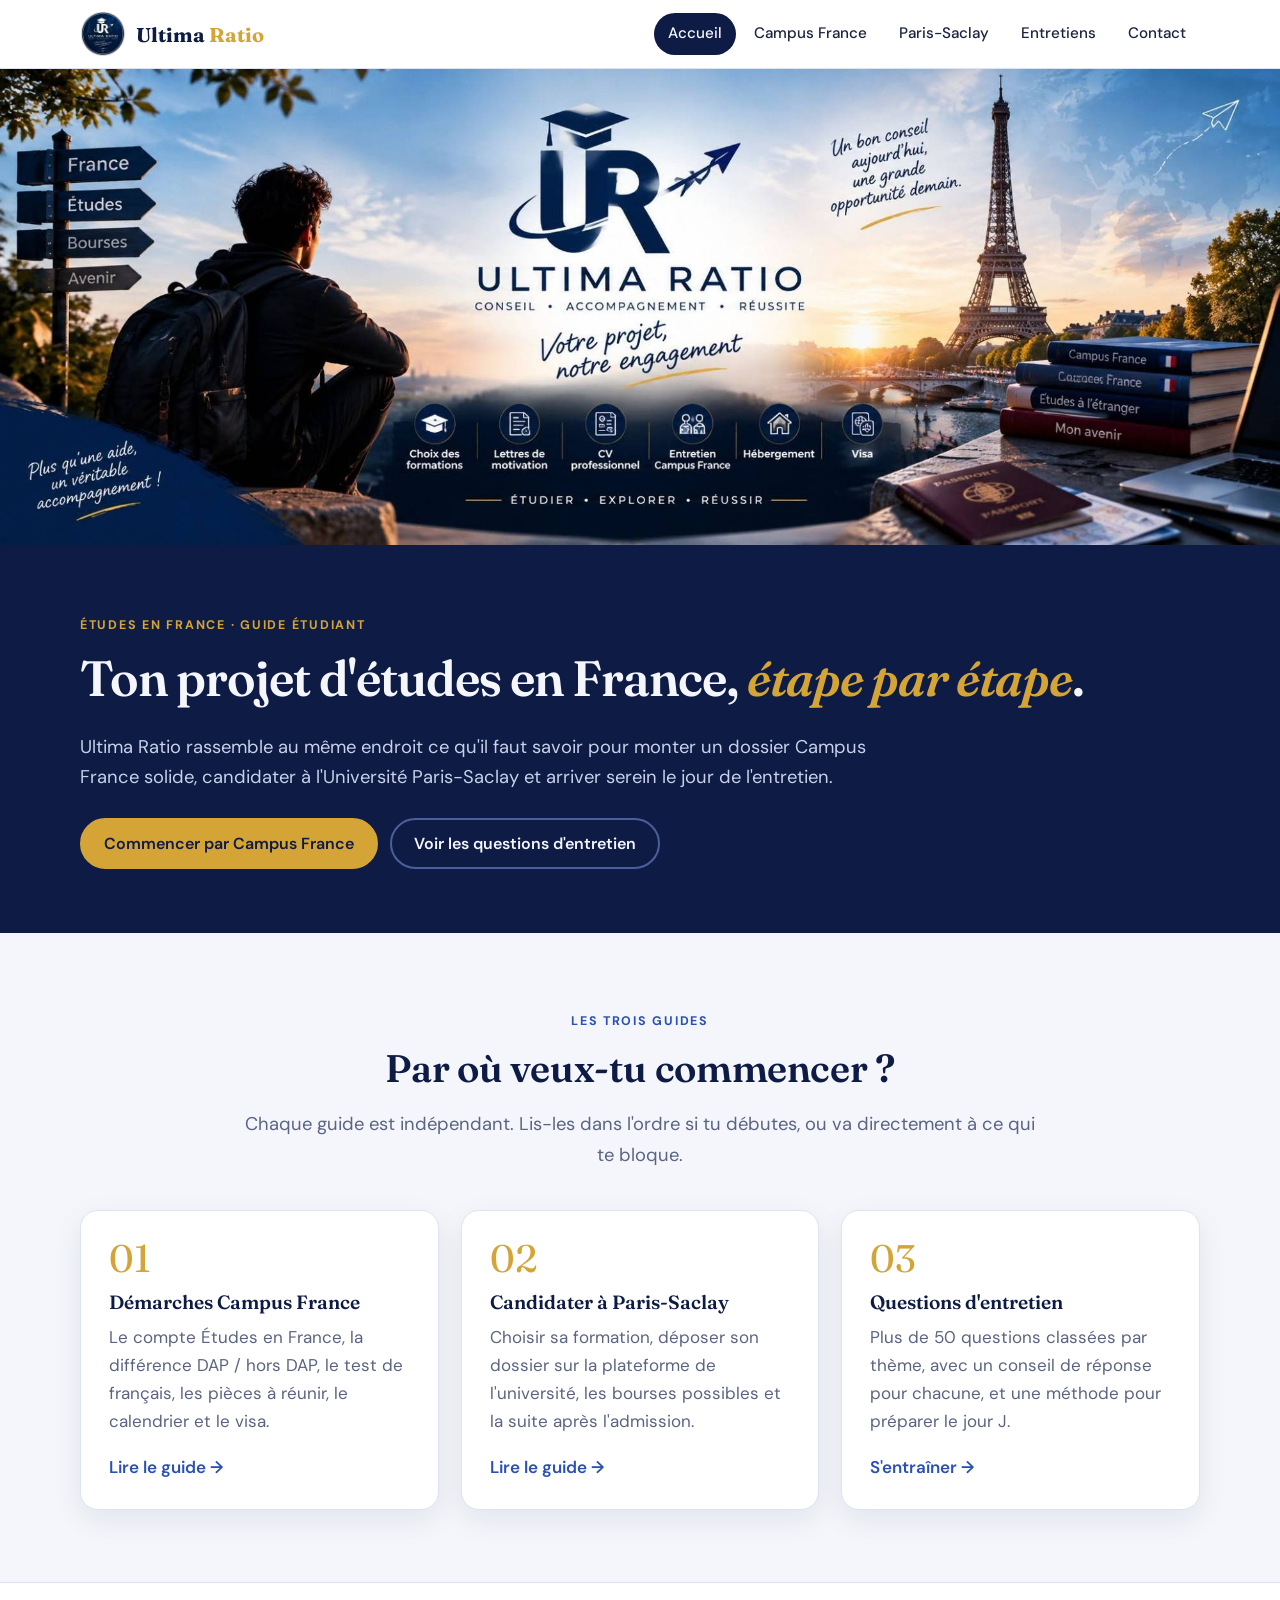
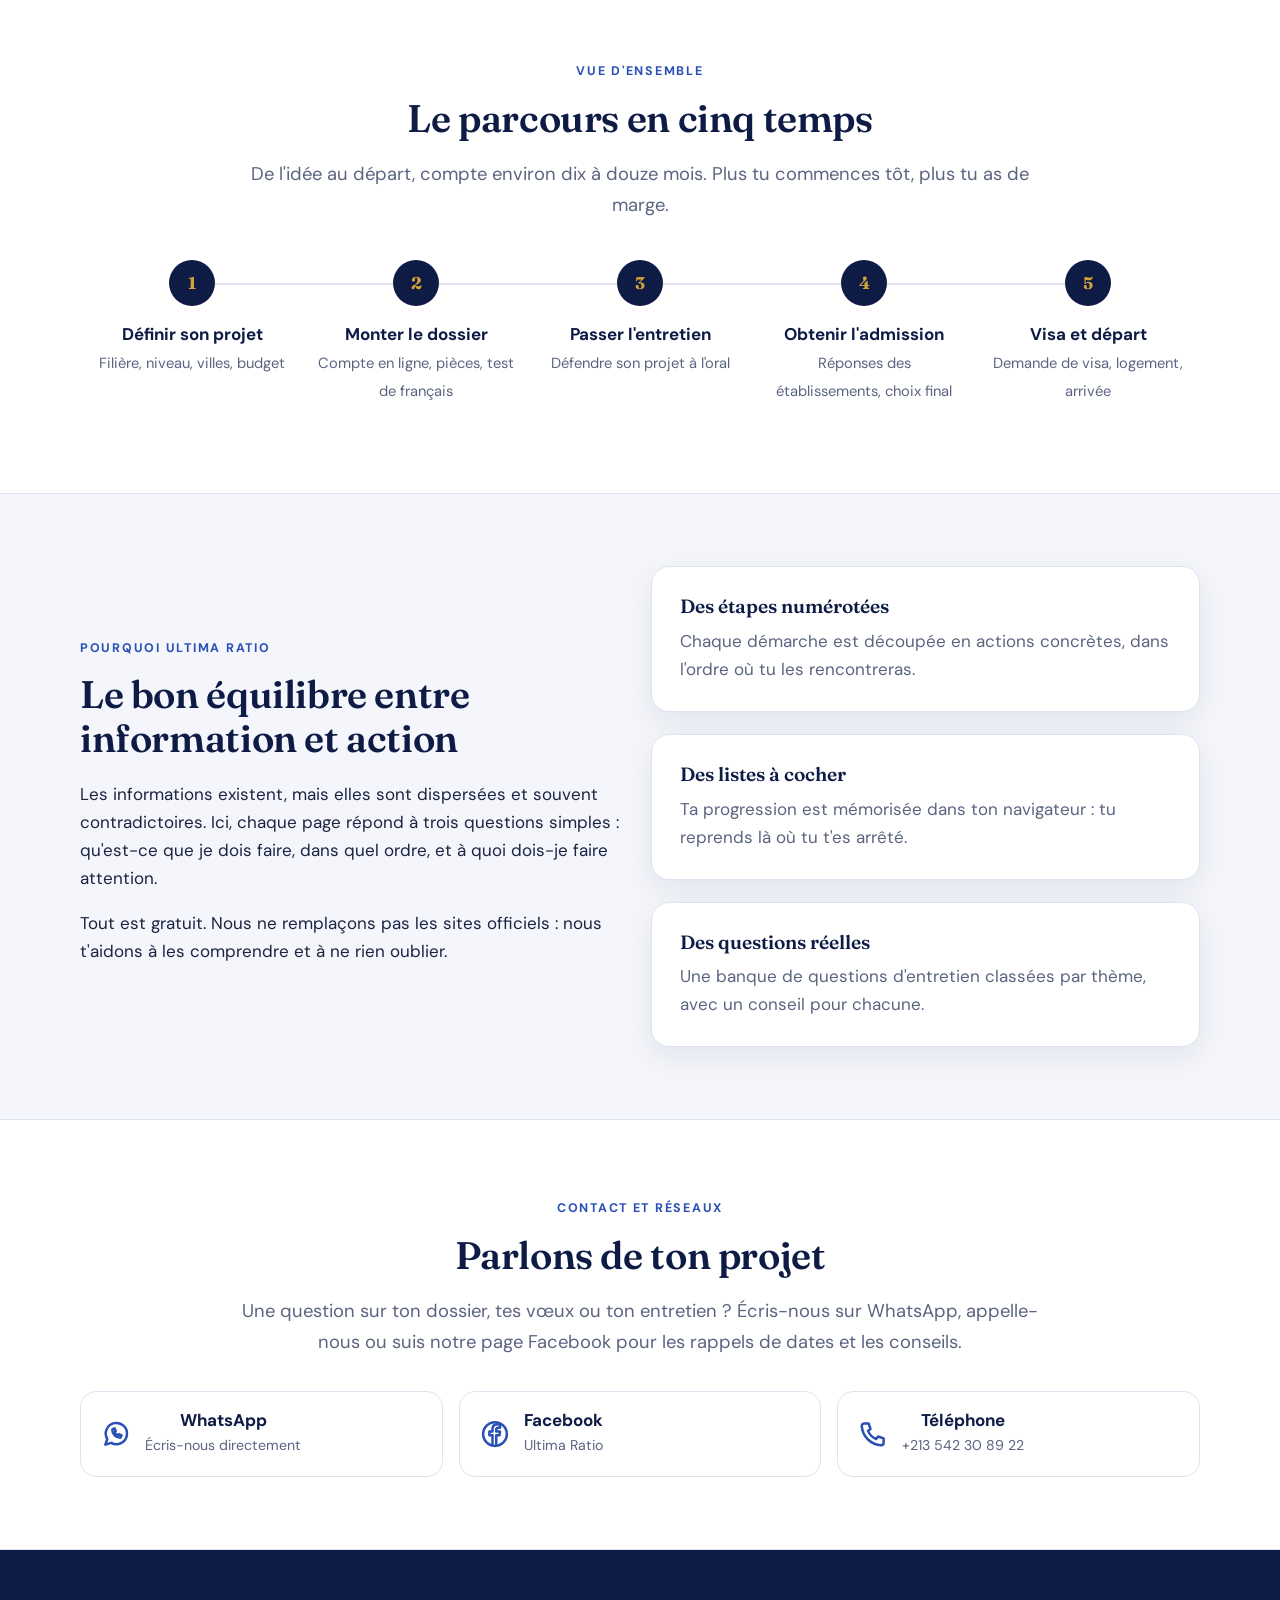
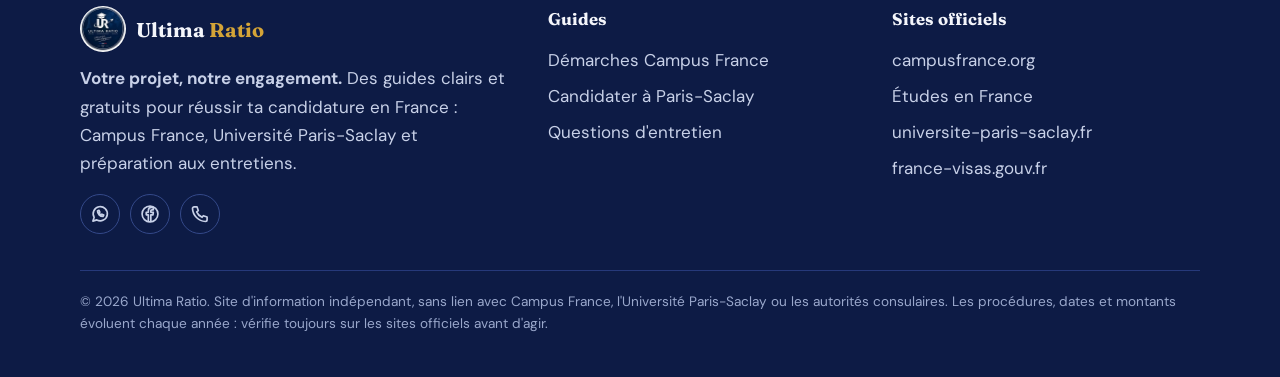
<file: index.html>
<!DOCTYPE html>
<html lang="fr">
<head>
  <meta charset="utf-8">
  <meta name="viewport" content="width=device-width, initial-scale=1">
  <title>Ultima Ratio — Campus France, Paris-Saclay et entretiens</title>
  <meta name="description" content="Ultima Ratio : guides gratuits pour les démarches Campus France, la candidature à l'Université Paris-Saclay et la préparation aux entretiens.">
  <link rel="preconnect" href="https://fonts.googleapis.com">
  <link rel="preconnect" href="https://fonts.gstatic.com" crossorigin>
  <link href="https://fonts.googleapis.com/css2?family=DM+Sans:wght@400;500;600;700&family=Fraunces:ital,opsz,wght@0,9..144,600;0,9..144,700;1,9..144,600&display=swap" rel="stylesheet">
  <link rel="icon" href="assets/img/logo.jpg">
  <link rel="stylesheet" href="assets/css/style.css">
</head>
<body>
  <header id="site-header"></header>

  <main>
    <div class="banner"><img src="assets/img/banniere.jpg" alt="Ultima Ratio : conseil, accompagnement, réussite. Votre projet, notre engagement." width="2000" height="744"></div>

    <section class="hero page-hero">
      <div class="wrap">
        <div>
          <span class="eyebrow">Études en France · Guide étudiant</span>
          <h1>Ton projet d'études en France, <em>étape par étape</em>.</h1>
          <p class="lead">Ultima Ratio rassemble au même endroit ce qu'il faut savoir pour monter un dossier Campus France solide, candidater à l'Université Paris-Saclay et arriver serein le jour de l'entretien.</p>
          <div class="btn-row">
            <a class="btn" href="campus-france.html">Commencer par Campus France</a>
            <a class="btn ghost" href="entretien.html">Voir les questions d'entretien</a>
          </div>
        </div>
      </div>
    </section>

    <section class="section">
      <div class="wrap">
        <div class="center">
          <span class="eyebrow">Les trois guides</span>
          <h2>Par où veux-tu commencer ?</h2>
          <p class="lead">Chaque guide est indépendant. Lis-les dans l'ordre si tu débutes, ou va directement à ce qui te bloque.</p>
        </div>
        <div class="grid c3" style="margin-top:40px">
          <a class="card" href="campus-france.html">
            <div class="num">01</div>
            <h3>Démarches Campus France</h3>
            <p>Le compte Études en France, la différence DAP / hors DAP, le test de français, les pièces à réunir, le calendrier et le visa.</p>
            <span class="more">Lire le guide →</span>
          </a>
          <a class="card" href="paris-saclay.html">
            <div class="num">02</div>
            <h3>Candidater à Paris-Saclay</h3>
            <p>Choisir sa formation, déposer son dossier sur la plateforme de l'université, les bourses possibles et la suite après l'admission.</p>
            <span class="more">Lire le guide →</span>
          </a>
          <a class="card" href="entretien.html">
            <div class="num">03</div>
            <h3>Questions d'entretien</h3>
            <p>Plus de 50 questions classées par thème, avec un conseil de réponse pour chacune, et une méthode pour préparer le jour J.</p>
            <span class="more">S'entraîner →</span>
          </a>
        </div>
      </div>
    </section>

    <section class="section alt">
      <div class="wrap">
        <div class="center">
          <span class="eyebrow">Vue d'ensemble</span>
          <h2>Le parcours en cinq temps</h2>
          <p class="lead">De l'idée au départ, compte environ dix à douze mois. Plus tu commences tôt, plus tu as de marge.</p>
        </div>
        <ul class="path">
          <li><strong>Définir son projet</strong><span>Filière, niveau, villes, budget</span></li>
          <li><strong>Monter le dossier</strong><span>Compte en ligne, pièces, test de français</span></li>
          <li><strong>Passer l'entretien</strong><span>Défendre son projet à l'oral</span></li>
          <li><strong>Obtenir l'admission</strong><span>Réponses des établissements, choix final</span></li>
          <li><strong>Visa et départ</strong><span>Demande de visa, logement, arrivée</span></li>
        </ul>
      </div>
    </section>

    <section class="section">
      <div class="wrap grid c2" style="align-items:center">
        <div>
          <span class="eyebrow">Pourquoi Ultima Ratio</span>
          <h2>Le bon équilibre entre information et action</h2>
          <p>Les informations existent, mais elles sont dispersées et souvent contradictoires. Ici, chaque page répond à trois questions simples : qu'est-ce que je dois faire, dans quel ordre, et à quoi dois-je faire attention.</p>
          <p>Tout est gratuit. Nous ne remplaçons pas les sites officiels : nous t'aidons à les comprendre et à ne rien oublier.</p>
        </div>
        <div class="grid">
          <div class="card"><h3>Des étapes numérotées</h3><p>Chaque démarche est découpée en actions concrètes, dans l'ordre où tu les rencontreras.</p></div>
          <div class="card"><h3>Des listes à cocher</h3><p>Ta progression est mémorisée dans ton navigateur : tu reprends là où tu t'es arrêté.</p></div>
          <div class="card"><h3>Des questions réelles</h3><p>Une banque de questions d'entretien classées par thème, avec un conseil pour chacune.</p></div>
        </div>
      </div>
    </section>

    <section class="section alt" id="reseaux">
      <div class="wrap center">
        <span class="eyebrow">Contact et réseaux</span>
        <h2>Parlons de ton projet</h2>
        <p class="lead">Une question sur ton dossier, tes vœux ou ton entretien ? Écris-nous sur WhatsApp, appelle-nous ou suis notre page Facebook pour les rappels de dates et les conseils.</p>
        <div class="socials" id="socials"></div>
      </div>
    </section>
  </main>

  <footer id="site-footer"></footer>
  <script src="assets/js/site.js"></script>
</body>
</html>
</file>
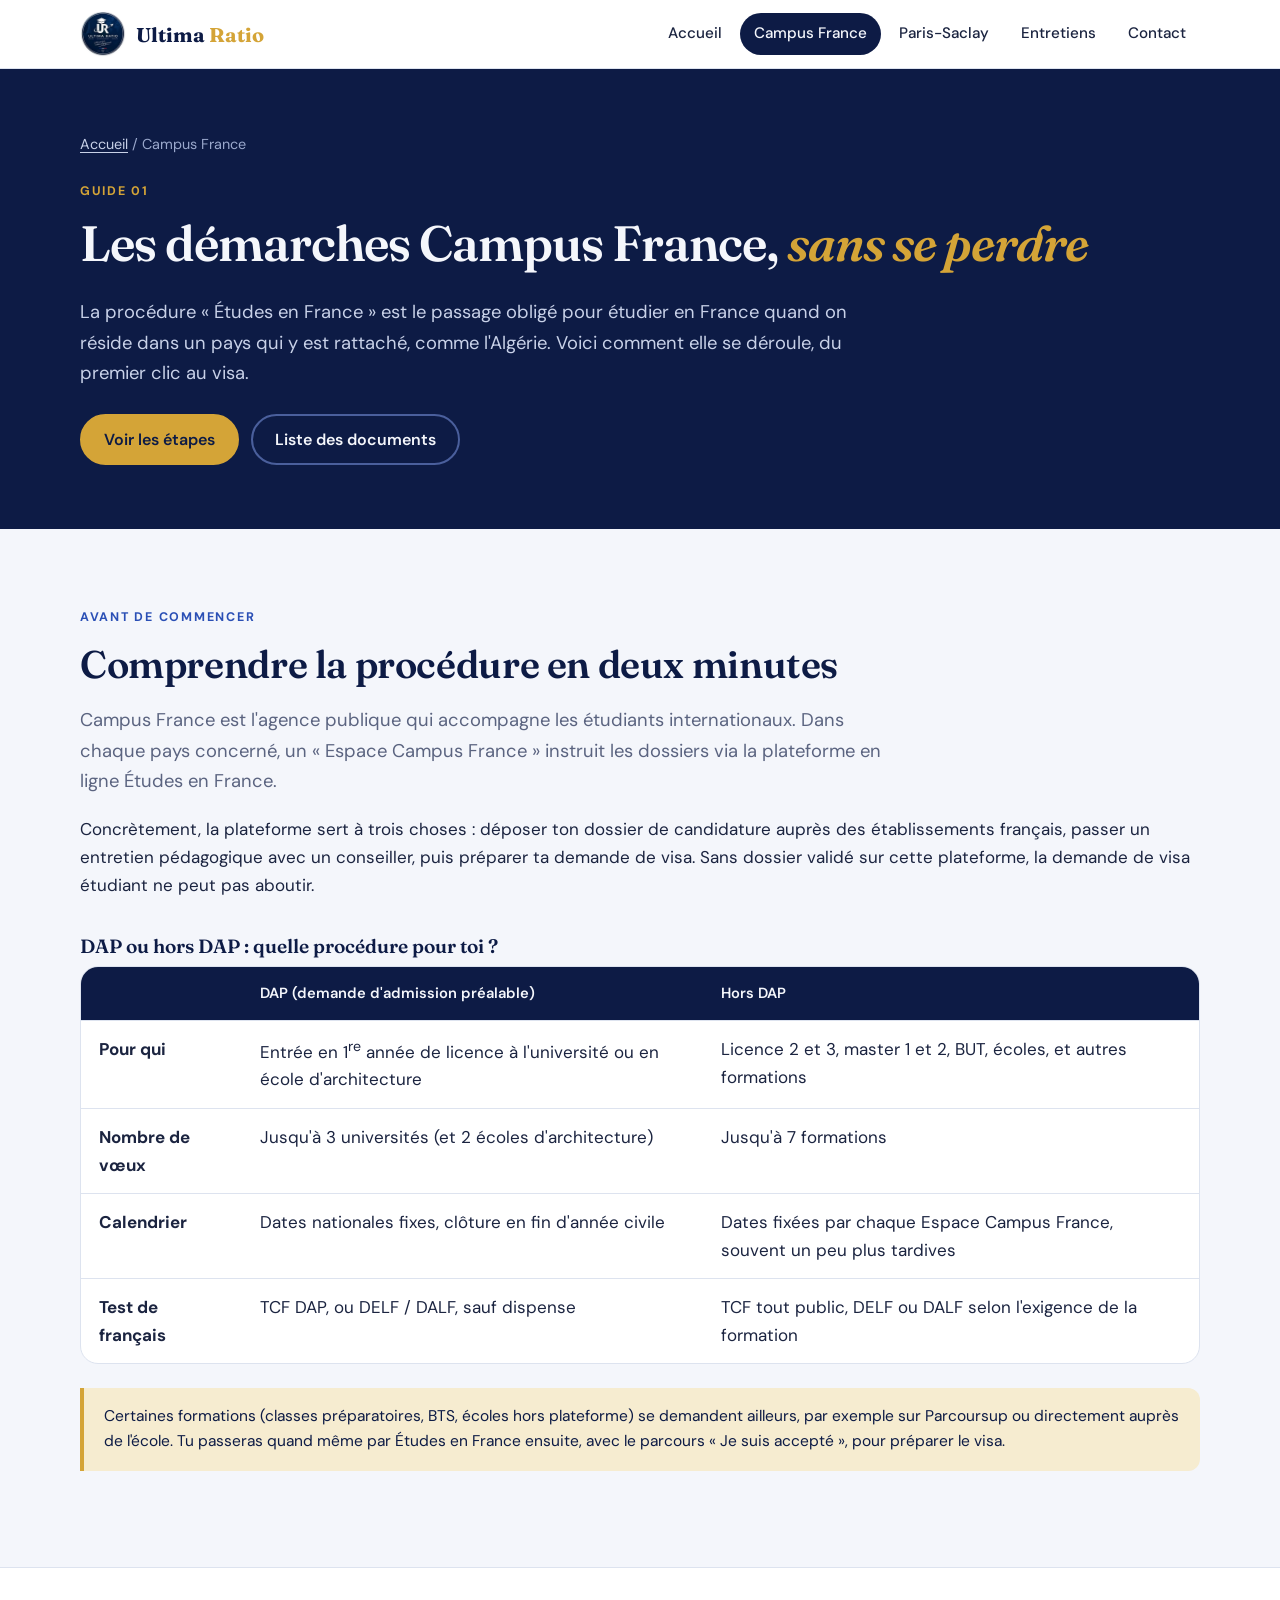
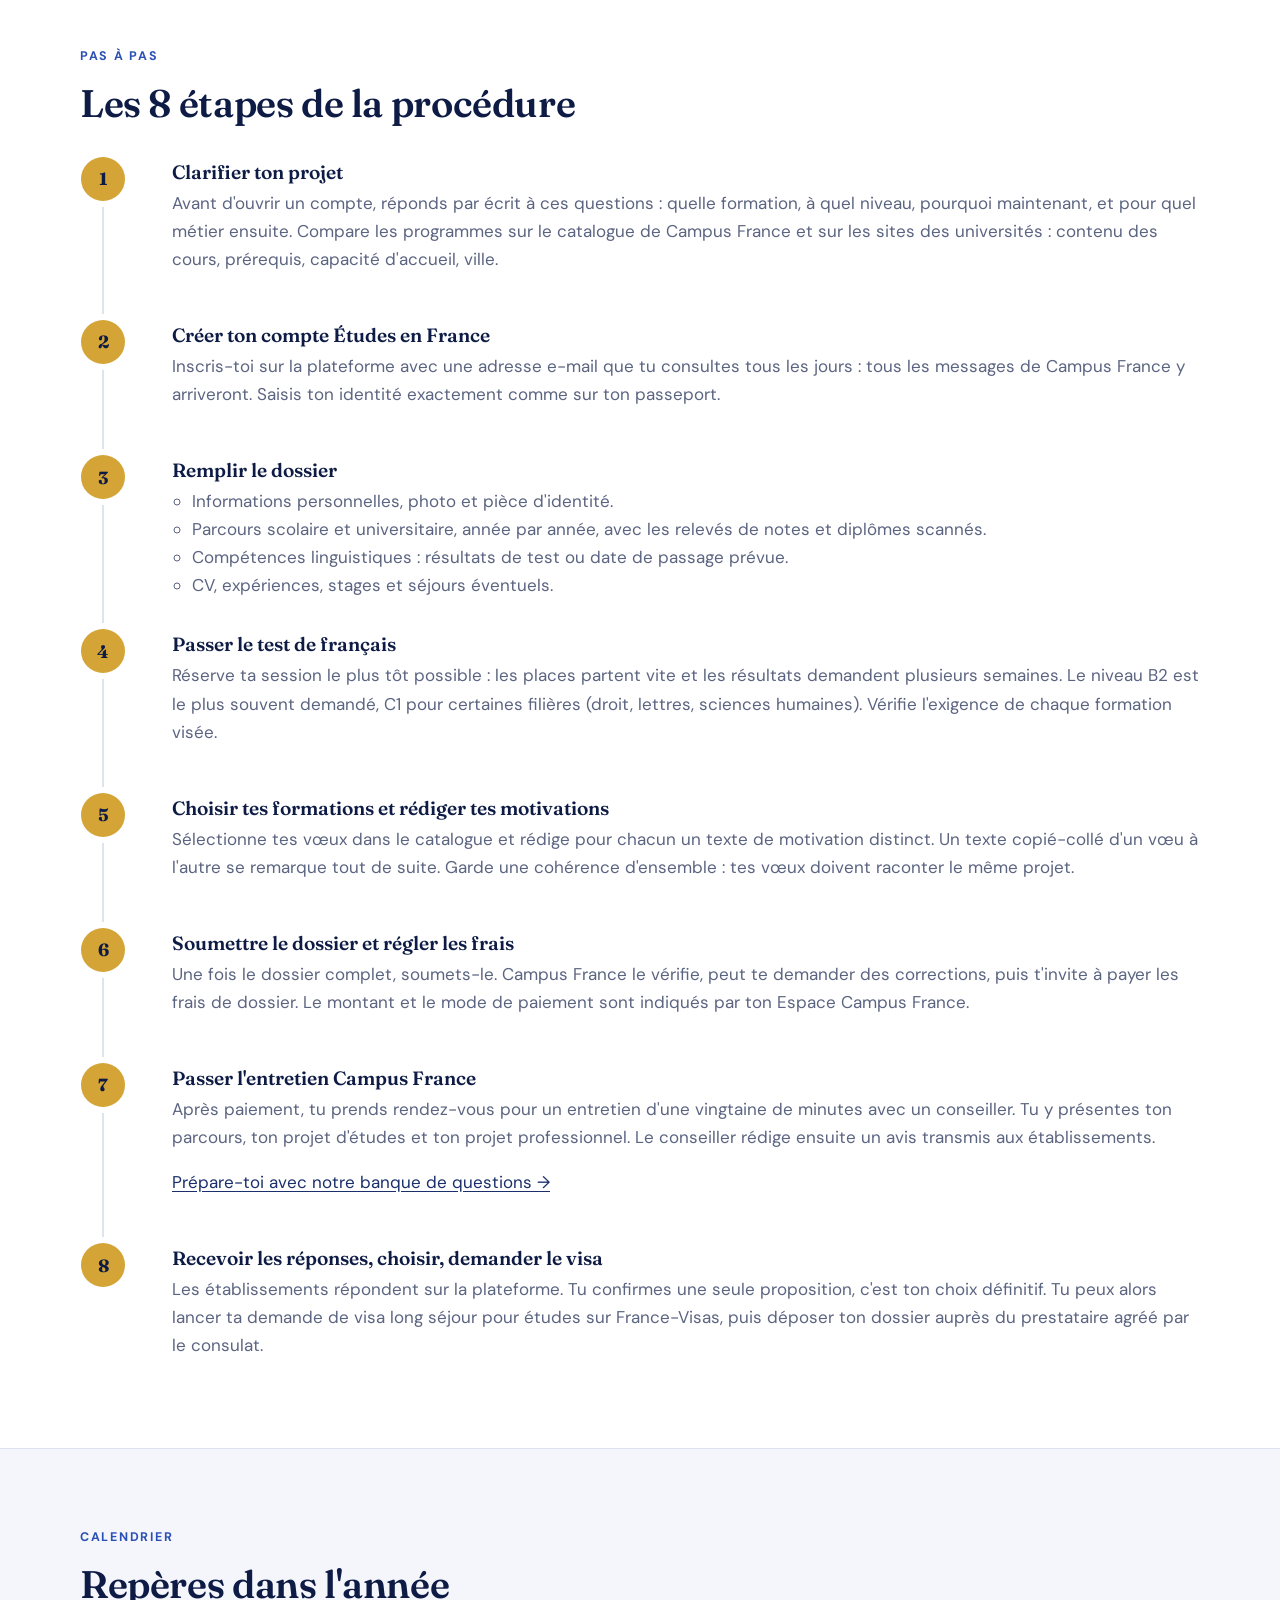
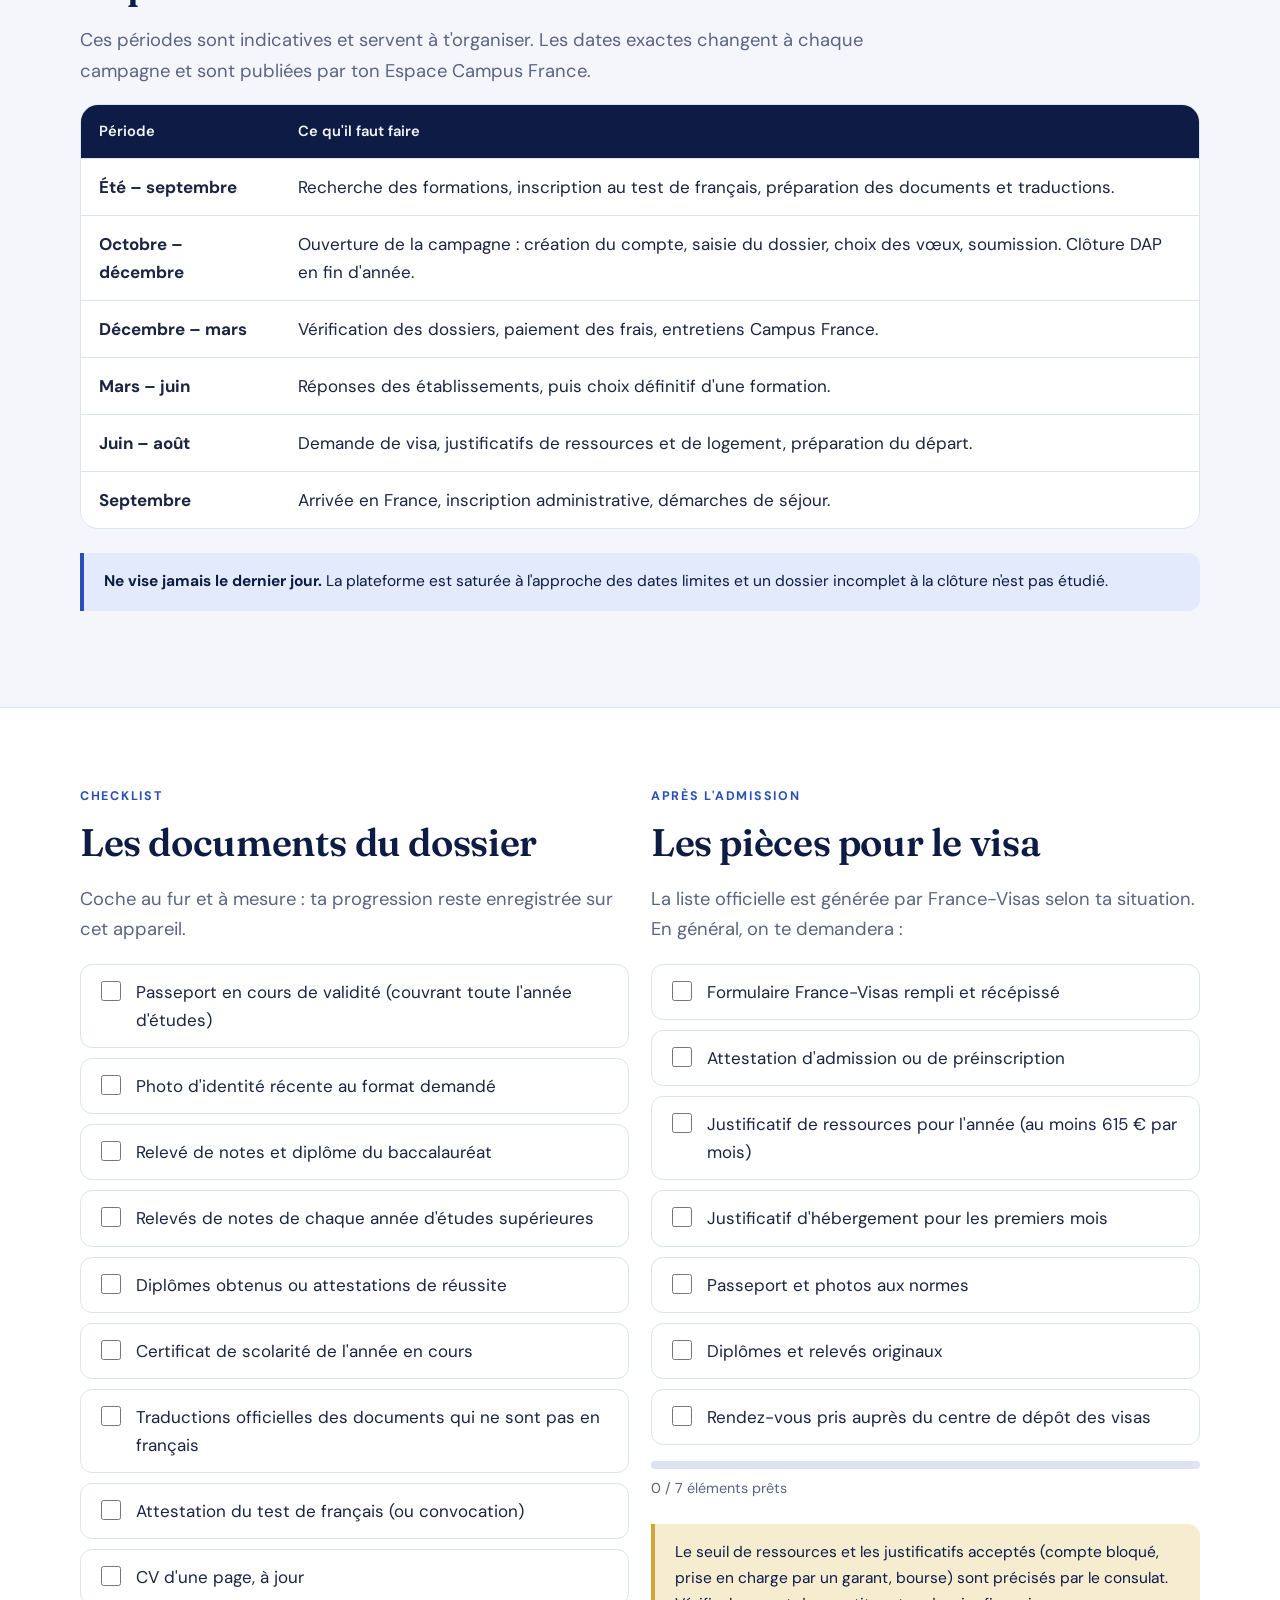
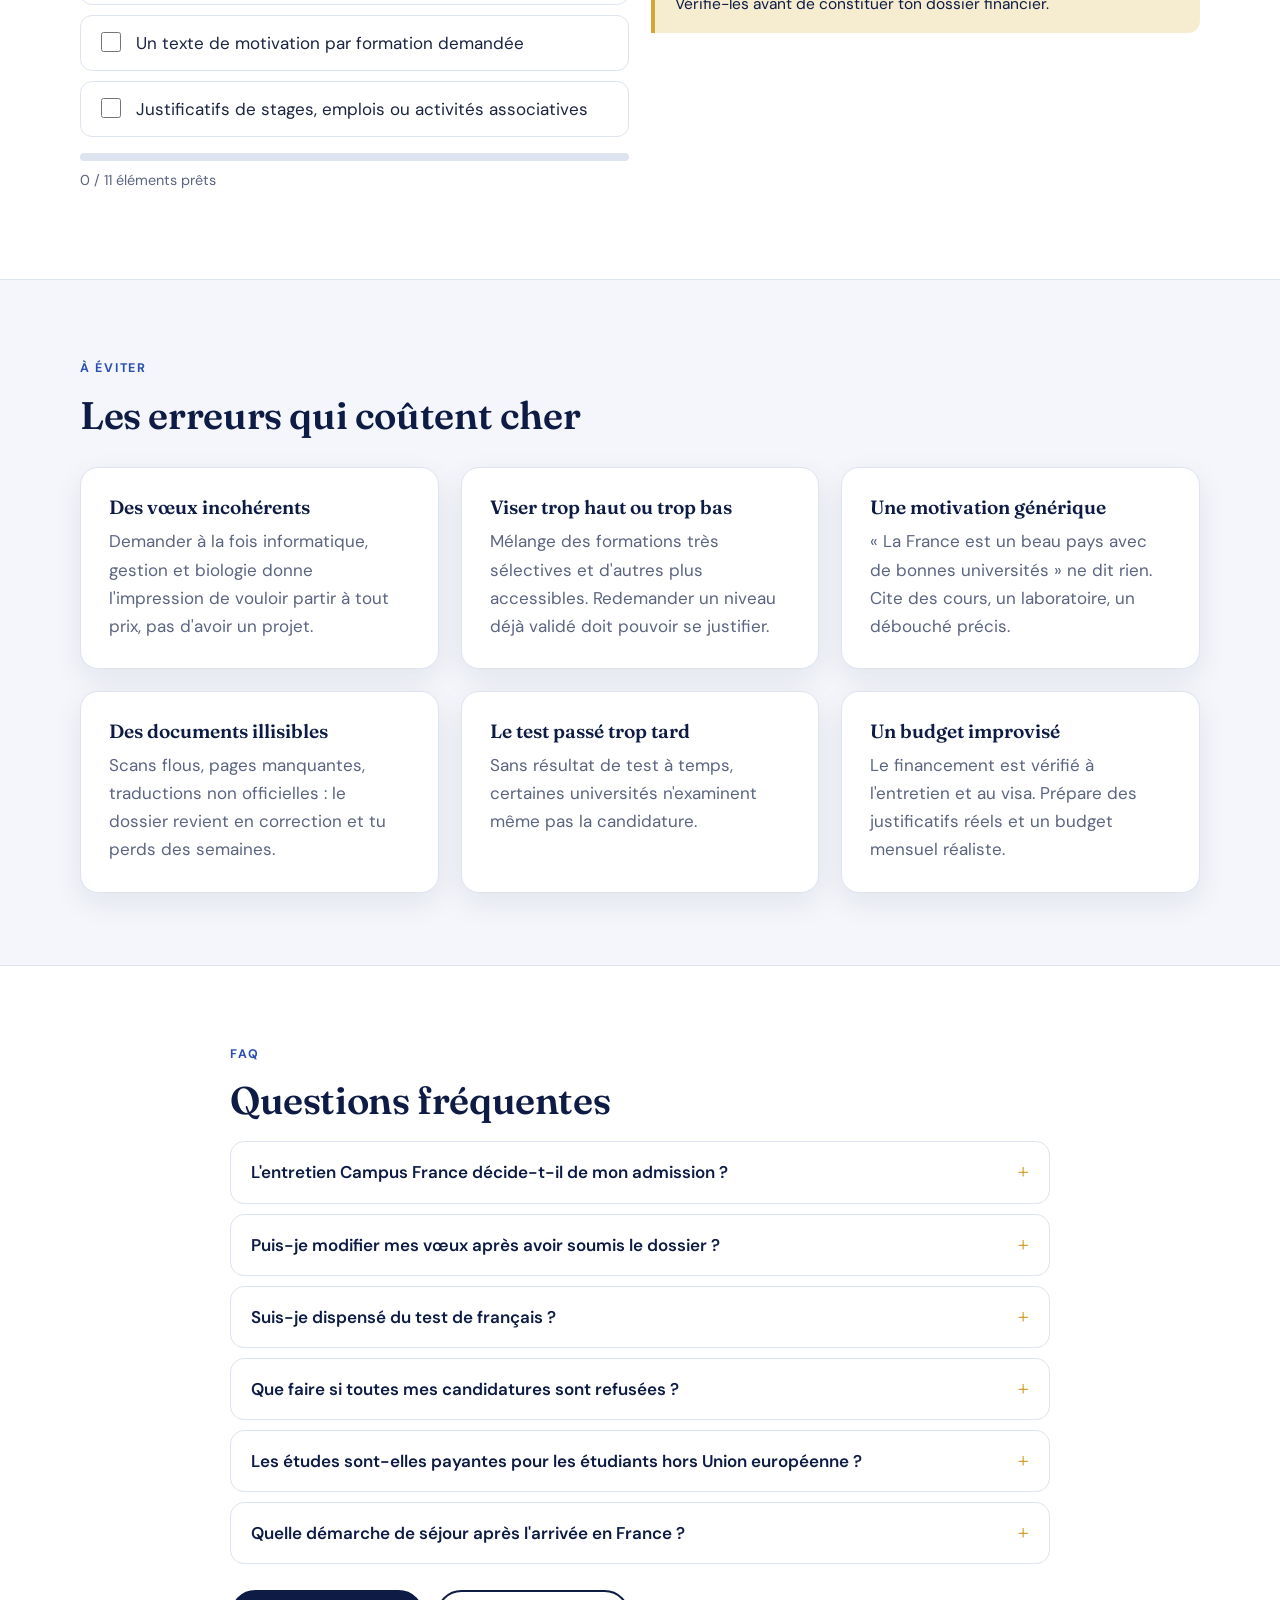
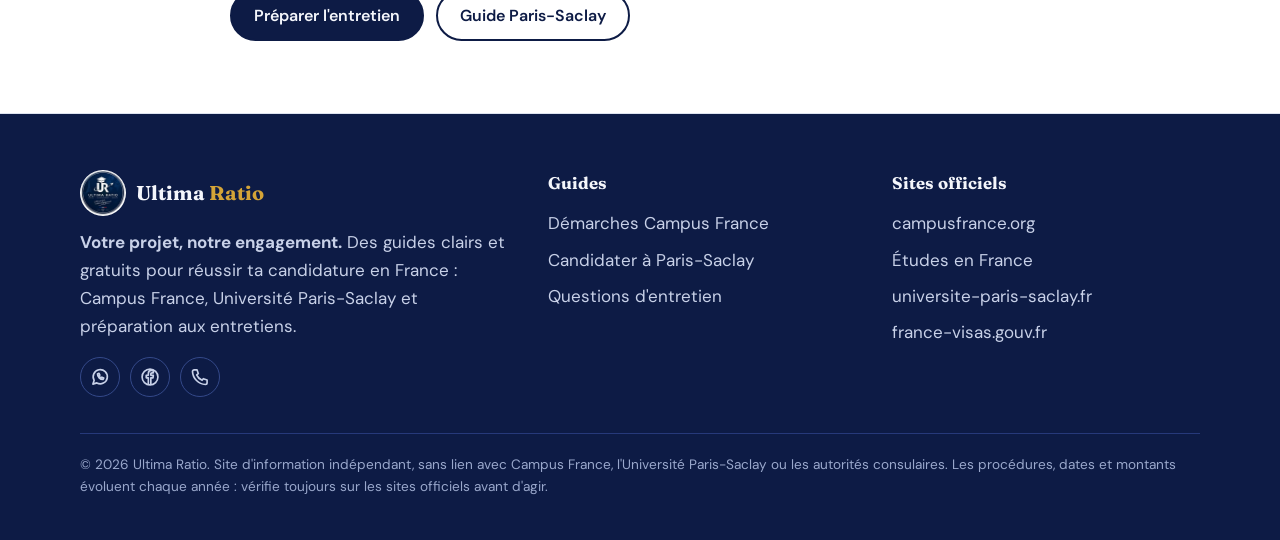
<file: campus-france.html>
<!DOCTYPE html>
<html lang="fr">
<head>
  <meta charset="utf-8">
  <meta name="viewport" content="width=device-width, initial-scale=1">
  <title>Démarches Campus France — Ultima Ratio</title>
  <meta name="description" content="Guide complet de la procédure Campus France (Études en France) : étapes, DAP et hors DAP, documents, calendrier, entretien et visa étudiant.">
  <link rel="preconnect" href="https://fonts.googleapis.com">
  <link rel="preconnect" href="https://fonts.gstatic.com" crossorigin>
  <link href="https://fonts.googleapis.com/css2?family=DM+Sans:wght@400;500;600;700&family=Fraunces:ital,opsz,wght@0,9..144,600;0,9..144,700;1,9..144,600&display=swap" rel="stylesheet">
  <link rel="icon" href="assets/img/logo.jpg">
  <link rel="stylesheet" href="assets/css/style.css">
</head>
<body>
  <header id="site-header"></header>

  <main>
    <section class="hero page-hero">
      <div class="wrap">
        <div>
          <p class="crumbs"><a href="index.html">Accueil</a> / Campus France</p>
          <span class="eyebrow">Guide 01</span>
          <h1>Les démarches Campus France, <em>sans se perdre</em></h1>
          <p class="lead">La procédure « Études en France » est le passage obligé pour étudier en France quand on réside dans un pays qui y est rattaché, comme l'Algérie. Voici comment elle se déroule, du premier clic au visa.</p>
          <div class="btn-row">
            <a class="btn" href="#etapes">Voir les étapes</a>
            <a class="btn ghost" href="#documents">Liste des documents</a>
          </div>
        </div>
      </div>
    </section>

    <section class="section">
      <div class="wrap">
        <span class="eyebrow">Avant de commencer</span>
        <h2>Comprendre la procédure en deux minutes</h2>
        <p class="lead">Campus France est l'agence publique qui accompagne les étudiants internationaux. Dans chaque pays concerné, un « Espace Campus France » instruit les dossiers via la plateforme en ligne Études en France.</p>
        <p>Concrètement, la plateforme sert à trois choses : déposer ton dossier de candidature auprès des établissements français, passer un entretien pédagogique avec un conseiller, puis préparer ta demande de visa. Sans dossier validé sur cette plateforme, la demande de visa étudiant ne peut pas aboutir.</p>

        <h3 style="margin-top:36px">DAP ou hors DAP : quelle procédure pour toi ?</h3>
        <div class="table-wrap">
          <table>
            <thead><tr><th></th><th>DAP (demande d'admission préalable)</th><th>Hors DAP</th></tr></thead>
            <tbody>
              <tr><td><strong>Pour qui</strong></td><td>Entrée en 1<sup>re</sup> année de licence à l'université ou en école d'architecture</td><td>Licence 2 et 3, master 1 et 2, BUT, écoles, et autres formations</td></tr>
              <tr><td><strong>Nombre de vœux</strong></td><td>Jusqu'à 3 universités (et 2 écoles d'architecture)</td><td>Jusqu'à 7 formations</td></tr>
              <tr><td><strong>Calendrier</strong></td><td>Dates nationales fixes, clôture en fin d'année civile</td><td>Dates fixées par chaque Espace Campus France, souvent un peu plus tardives</td></tr>
              <tr><td><strong>Test de français</strong></td><td>TCF DAP, ou DELF / DALF, sauf dispense</td><td>TCF tout public, DELF ou DALF selon l'exigence de la formation</td></tr>
            </tbody>
          </table>
        </div>
        <div class="note">Certaines formations (classes préparatoires, BTS, écoles hors plateforme) se demandent ailleurs, par exemple sur Parcoursup ou directement auprès de l'école. Tu passeras quand même par Études en France ensuite, avec le parcours « Je suis accepté », pour préparer le visa.</div>
      </div>
    </section>

    <section class="section alt" id="etapes">
      <div class="wrap">
        <span class="eyebrow">Pas à pas</span>
        <h2>Les 8 étapes de la procédure</h2>
        <ol class="steps">
          <li>
            <h3>Clarifier ton projet</h3>
            <p>Avant d'ouvrir un compte, réponds par écrit à ces questions : quelle formation, à quel niveau, pourquoi maintenant, et pour quel métier ensuite. Compare les programmes sur le catalogue de Campus France et sur les sites des universités : contenu des cours, prérequis, capacité d'accueil, ville.</p>
          </li>
          <li>
            <h3>Créer ton compte Études en France</h3>
            <p>Inscris-toi sur la plateforme avec une adresse e-mail que tu consultes tous les jours : tous les messages de Campus France y arriveront. Saisis ton identité exactement comme sur ton passeport.</p>
          </li>
          <li>
            <h3>Remplir le dossier</h3>
            <ul>
              <li>Informations personnelles, photo et pièce d'identité.</li>
              <li>Parcours scolaire et universitaire, année par année, avec les relevés de notes et diplômes scannés.</li>
              <li>Compétences linguistiques : résultats de test ou date de passage prévue.</li>
              <li>CV, expériences, stages et séjours éventuels.</li>
            </ul>
          </li>
          <li>
            <h3>Passer le test de français</h3>
            <p>Réserve ta session le plus tôt possible : les places partent vite et les résultats demandent plusieurs semaines. Le niveau B2 est le plus souvent demandé, C1 pour certaines filières (droit, lettres, sciences humaines). Vérifie l'exigence de chaque formation visée.</p>
          </li>
          <li>
            <h3>Choisir tes formations et rédiger tes motivations</h3>
            <p>Sélectionne tes vœux dans le catalogue et rédige pour chacun un texte de motivation distinct. Un texte copié-collé d'un vœu à l'autre se remarque tout de suite. Garde une cohérence d'ensemble : tes vœux doivent raconter le même projet.</p>
          </li>
          <li>
            <h3>Soumettre le dossier et régler les frais</h3>
            <p>Une fois le dossier complet, soumets-le. Campus France le vérifie, peut te demander des corrections, puis t'invite à payer les frais de dossier. Le montant et le mode de paiement sont indiqués par ton Espace Campus France.</p>
          </li>
          <li>
            <h3>Passer l'entretien Campus France</h3>
            <p>Après paiement, tu prends rendez-vous pour un entretien d'une vingtaine de minutes avec un conseiller. Tu y présentes ton parcours, ton projet d'études et ton projet professionnel. Le conseiller rédige ensuite un avis transmis aux établissements.</p>
            <p><a href="entretien.html">Prépare-toi avec notre banque de questions →</a></p>
          </li>
          <li>
            <h3>Recevoir les réponses, choisir, demander le visa</h3>
            <p>Les établissements répondent sur la plateforme. Tu confirmes une seule proposition, c'est ton choix définitif. Tu peux alors lancer ta demande de visa long séjour pour études sur France-Visas, puis déposer ton dossier auprès du prestataire agréé par le consulat.</p>
          </li>
        </ol>
      </div>
    </section>

    <section class="section">
      <div class="wrap">
        <span class="eyebrow">Calendrier</span>
        <h2>Repères dans l'année</h2>
        <p class="lead">Ces périodes sont indicatives et servent à t'organiser. Les dates exactes changent à chaque campagne et sont publiées par ton Espace Campus France.</p>
        <div class="table-wrap">
          <table>
            <thead><tr><th>Période</th><th>Ce qu'il faut faire</th></tr></thead>
            <tbody>
              <tr><td><strong>Été – septembre</strong></td><td>Recherche des formations, inscription au test de français, préparation des documents et traductions.</td></tr>
              <tr><td><strong>Octobre – décembre</strong></td><td>Ouverture de la campagne : création du compte, saisie du dossier, choix des vœux, soumission. Clôture DAP en fin d'année.</td></tr>
              <tr><td><strong>Décembre – mars</strong></td><td>Vérification des dossiers, paiement des frais, entretiens Campus France.</td></tr>
              <tr><td><strong>Mars – juin</strong></td><td>Réponses des établissements, puis choix définitif d'une formation.</td></tr>
              <tr><td><strong>Juin – août</strong></td><td>Demande de visa, justificatifs de ressources et de logement, préparation du départ.</td></tr>
              <tr><td><strong>Septembre</strong></td><td>Arrivée en France, inscription administrative, démarches de séjour.</td></tr>
            </tbody>
          </table>
        </div>
        <div class="note warn"><strong>Ne vise jamais le dernier jour.</strong> La plateforme est saturée à l'approche des dates limites et un dossier incomplet à la clôture n'est pas étudié.</div>
      </div>
    </section>

    <section class="section alt" id="documents">
      <div class="wrap grid c2">
        <div>
          <span class="eyebrow">Checklist</span>
          <h2>Les documents du dossier</h2>
          <p class="lead">Coche au fur et à mesure : ta progression reste enregistrée sur cet appareil.</p>
          <ul class="checklist" data-key="cf-dossier">
            <li><label><input type="checkbox"><span>Passeport en cours de validité (couvrant toute l'année d'études)</span></label></li>
            <li><label><input type="checkbox"><span>Photo d'identité récente au format demandé</span></label></li>
            <li><label><input type="checkbox"><span>Relevé de notes et diplôme du baccalauréat</span></label></li>
            <li><label><input type="checkbox"><span>Relevés de notes de chaque année d'études supérieures</span></label></li>
            <li><label><input type="checkbox"><span>Diplômes obtenus ou attestations de réussite</span></label></li>
            <li><label><input type="checkbox"><span>Certificat de scolarité de l'année en cours</span></label></li>
            <li><label><input type="checkbox"><span>Traductions officielles des documents qui ne sont pas en français</span></label></li>
            <li><label><input type="checkbox"><span>Attestation du test de français (ou convocation)</span></label></li>
            <li><label><input type="checkbox"><span>CV d'une page, à jour</span></label></li>
            <li><label><input type="checkbox"><span>Un texte de motivation par formation demandée</span></label></li>
            <li><label><input type="checkbox"><span>Justificatifs de stages, emplois ou activités associatives</span></label></li>
          </ul>
          <div class="progress" data-progress="cf-dossier"><i></i></div>
          <p class="progress-label"></p>
        </div>
        <div>
          <span class="eyebrow">Après l'admission</span>
          <h2>Les pièces pour le visa</h2>
          <p class="lead">La liste officielle est générée par France-Visas selon ta situation. En général, on te demandera :</p>
          <ul class="checklist" data-key="cf-visa">
            <li><label><input type="checkbox"><span>Formulaire France-Visas rempli et récépissé</span></label></li>
            <li><label><input type="checkbox"><span>Attestation d'admission ou de préinscription</span></label></li>
            <li><label><input type="checkbox"><span>Justificatif de ressources pour l'année (au moins 615 € par mois)</span></label></li>
            <li><label><input type="checkbox"><span>Justificatif d'hébergement pour les premiers mois</span></label></li>
            <li><label><input type="checkbox"><span>Passeport et photos aux normes</span></label></li>
            <li><label><input type="checkbox"><span>Diplômes et relevés originaux</span></label></li>
            <li><label><input type="checkbox"><span>Rendez-vous pris auprès du centre de dépôt des visas</span></label></li>
          </ul>
          <div class="progress" data-progress="cf-visa"><i></i></div>
          <p class="progress-label"></p>
          <div class="note">Le seuil de ressources et les justificatifs acceptés (compte bloqué, prise en charge par un garant, bourse) sont précisés par le consulat. Vérifie-les avant de constituer ton dossier financier.</div>
        </div>
      </div>
    </section>

    <section class="section">
      <div class="wrap">
        <span class="eyebrow">À éviter</span>
        <h2>Les erreurs qui coûtent cher</h2>
        <div class="grid c3" style="margin-top:30px">
          <div class="card"><h3>Des vœux incohérents</h3><p>Demander à la fois informatique, gestion et biologie donne l'impression de vouloir partir à tout prix, pas d'avoir un projet.</p></div>
          <div class="card"><h3>Viser trop haut ou trop bas</h3><p>Mélange des formations très sélectives et d'autres plus accessibles. Redemander un niveau déjà validé doit pouvoir se justifier.</p></div>
          <div class="card"><h3>Une motivation générique</h3><p>« La France est un beau pays avec de bonnes universités » ne dit rien. Cite des cours, un laboratoire, un débouché précis.</p></div>
          <div class="card"><h3>Des documents illisibles</h3><p>Scans flous, pages manquantes, traductions non officielles : le dossier revient en correction et tu perds des semaines.</p></div>
          <div class="card"><h3>Le test passé trop tard</h3><p>Sans résultat de test à temps, certaines universités n'examinent même pas la candidature.</p></div>
          <div class="card"><h3>Un budget improvisé</h3><p>Le financement est vérifié à l'entretien et au visa. Prépare des justificatifs réels et un budget mensuel réaliste.</p></div>
        </div>
      </div>
    </section>

    <section class="section alt">
      <div class="wrap" style="max-width:820px">
        <span class="eyebrow">FAQ</span>
        <h2>Questions fréquentes</h2>
        <details><summary>L'entretien Campus France décide-t-il de mon admission ?</summary><div class="answer"><p>Non. Ce sont les établissements qui décident de l'admission. Le conseiller rédige un avis sur la cohérence de ton projet et ton niveau, que les universités peuvent consulter, et que le consulat lit au moment du visa. Il pèse donc réellement, sans être une décision.</p></div></details>
        <details><summary>Puis-je modifier mes vœux après avoir soumis le dossier ?</summary><div class="answer"><p>En règle générale, non : une fois le dossier validé par Campus France, le panier de formations est figé. Relis tout attentivement avant de soumettre.</p></div></details>
        <details><summary>Suis-je dispensé du test de français ?</summary><div class="answer"><p>Des dispenses existent, par exemple pour les titulaires de certains diplômes français ou pour des formations enseignées entièrement en anglais. Les règles varient selon le pays et la formation : vérifie sur le site de ton Espace Campus France.</p></div></details>
        <details><summary>Que faire si toutes mes candidatures sont refusées ?</summary><div class="answer"><p>Tu peux retenter l'année suivante avec un dossier renforcé : meilleur niveau de français, vœux mieux ciblés, motivations retravaillées. Certaines écoles hors plateforme recrutent aussi plus tard dans l'année.</p></div></details>
        <details><summary>Les études sont-elles payantes pour les étudiants hors Union européenne ?</summary><div class="answer"><p>Des droits d'inscription différenciés s'appliquent en principe dans les universités publiques, mais beaucoup d'établissements accordent des exonérations partielles ou totales. Regarde la politique de chaque université visée, elle figure sur son site.</p></div></details>
        <details><summary>Quelle démarche de séjour après l'arrivée en France ?</summary><div class="answer"><p>Elle dépend de la mention portée sur ton visa et de ta nationalité : validation en ligne du visa, ou demande d'un titre de séjour (certificat de résidence pour les ressortissants algériens). Dans tous les cas, fais-la dans les délais indiqués, sur le site officiel de l'administration des étrangers en France.</p></div></details>

        <div class="btn-row">
          <a class="btn" href="entretien.html">Préparer l'entretien</a>
          <a class="btn ghost" href="paris-saclay.html">Guide Paris-Saclay</a>
        </div>
      </div>
    </section>
  </main>

  <footer id="site-footer"></footer>
  <script src="assets/js/site.js"></script>
</body>
</html>
</file>
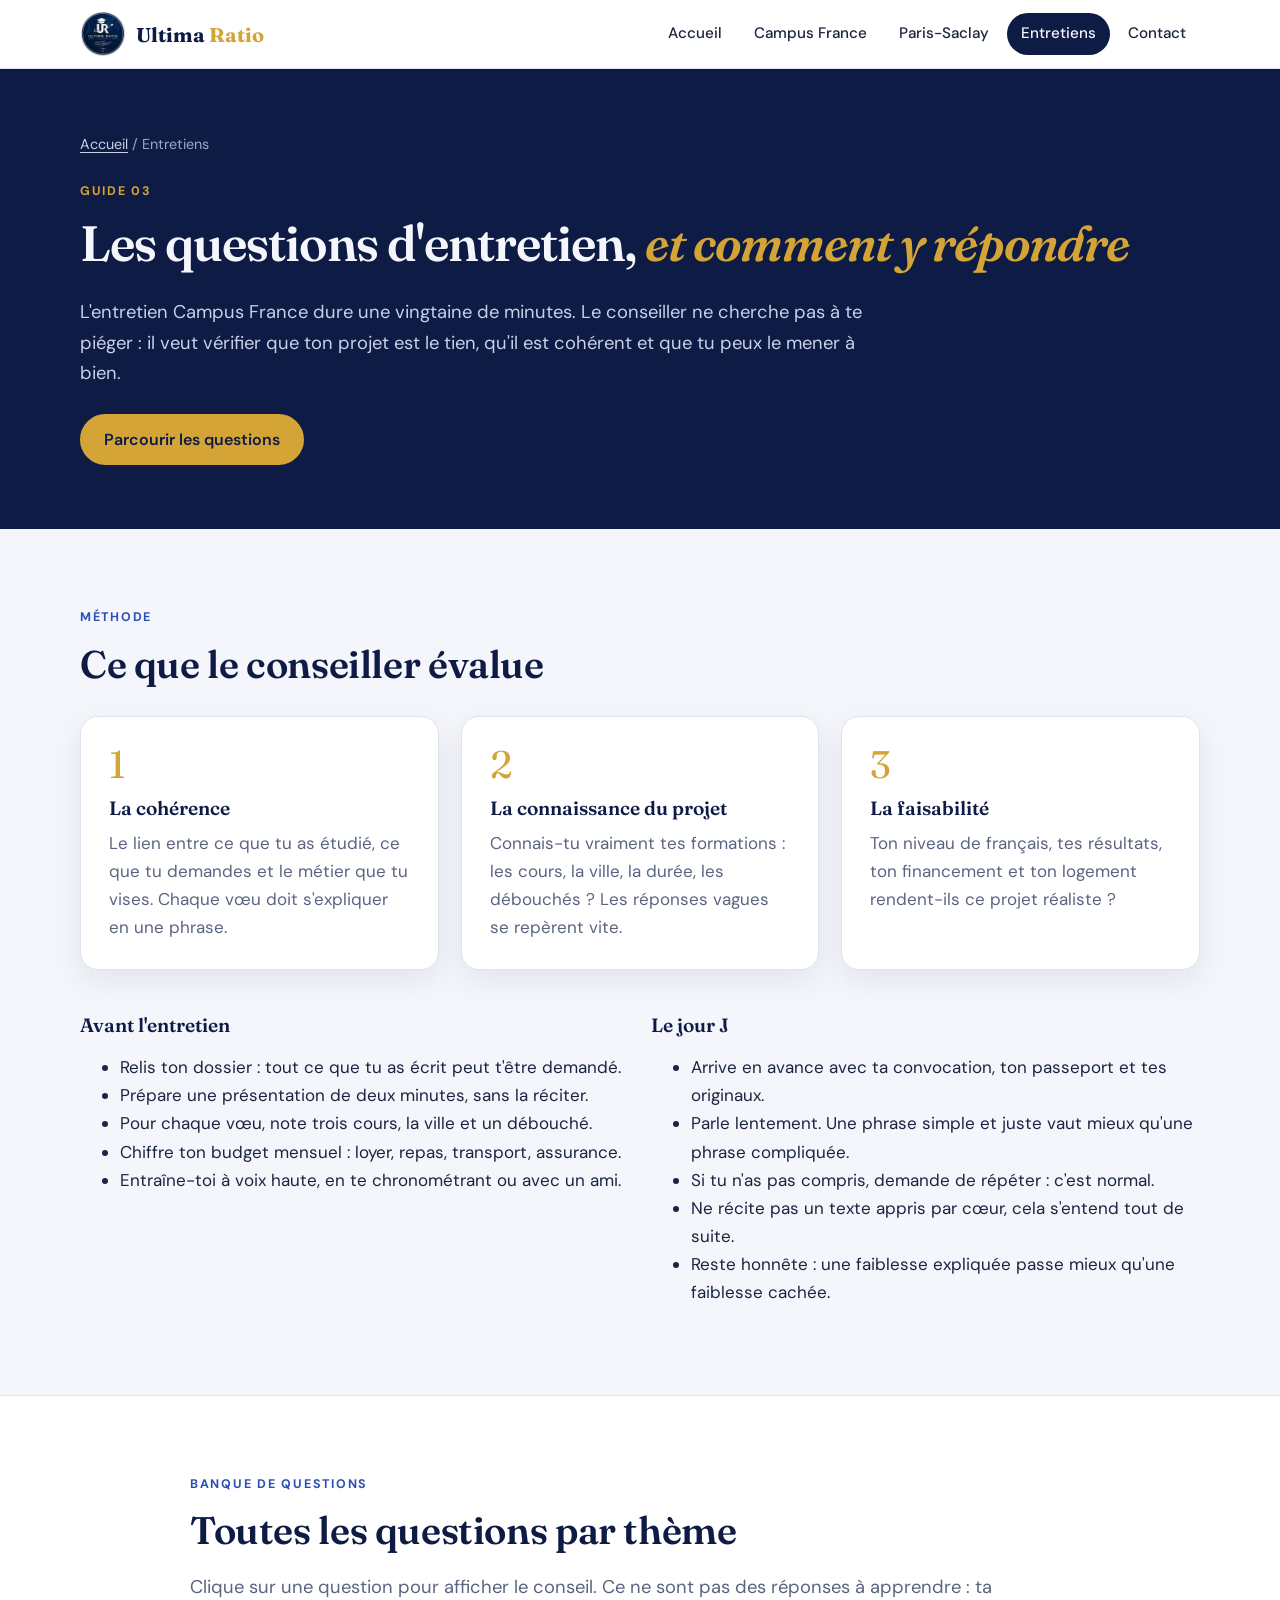
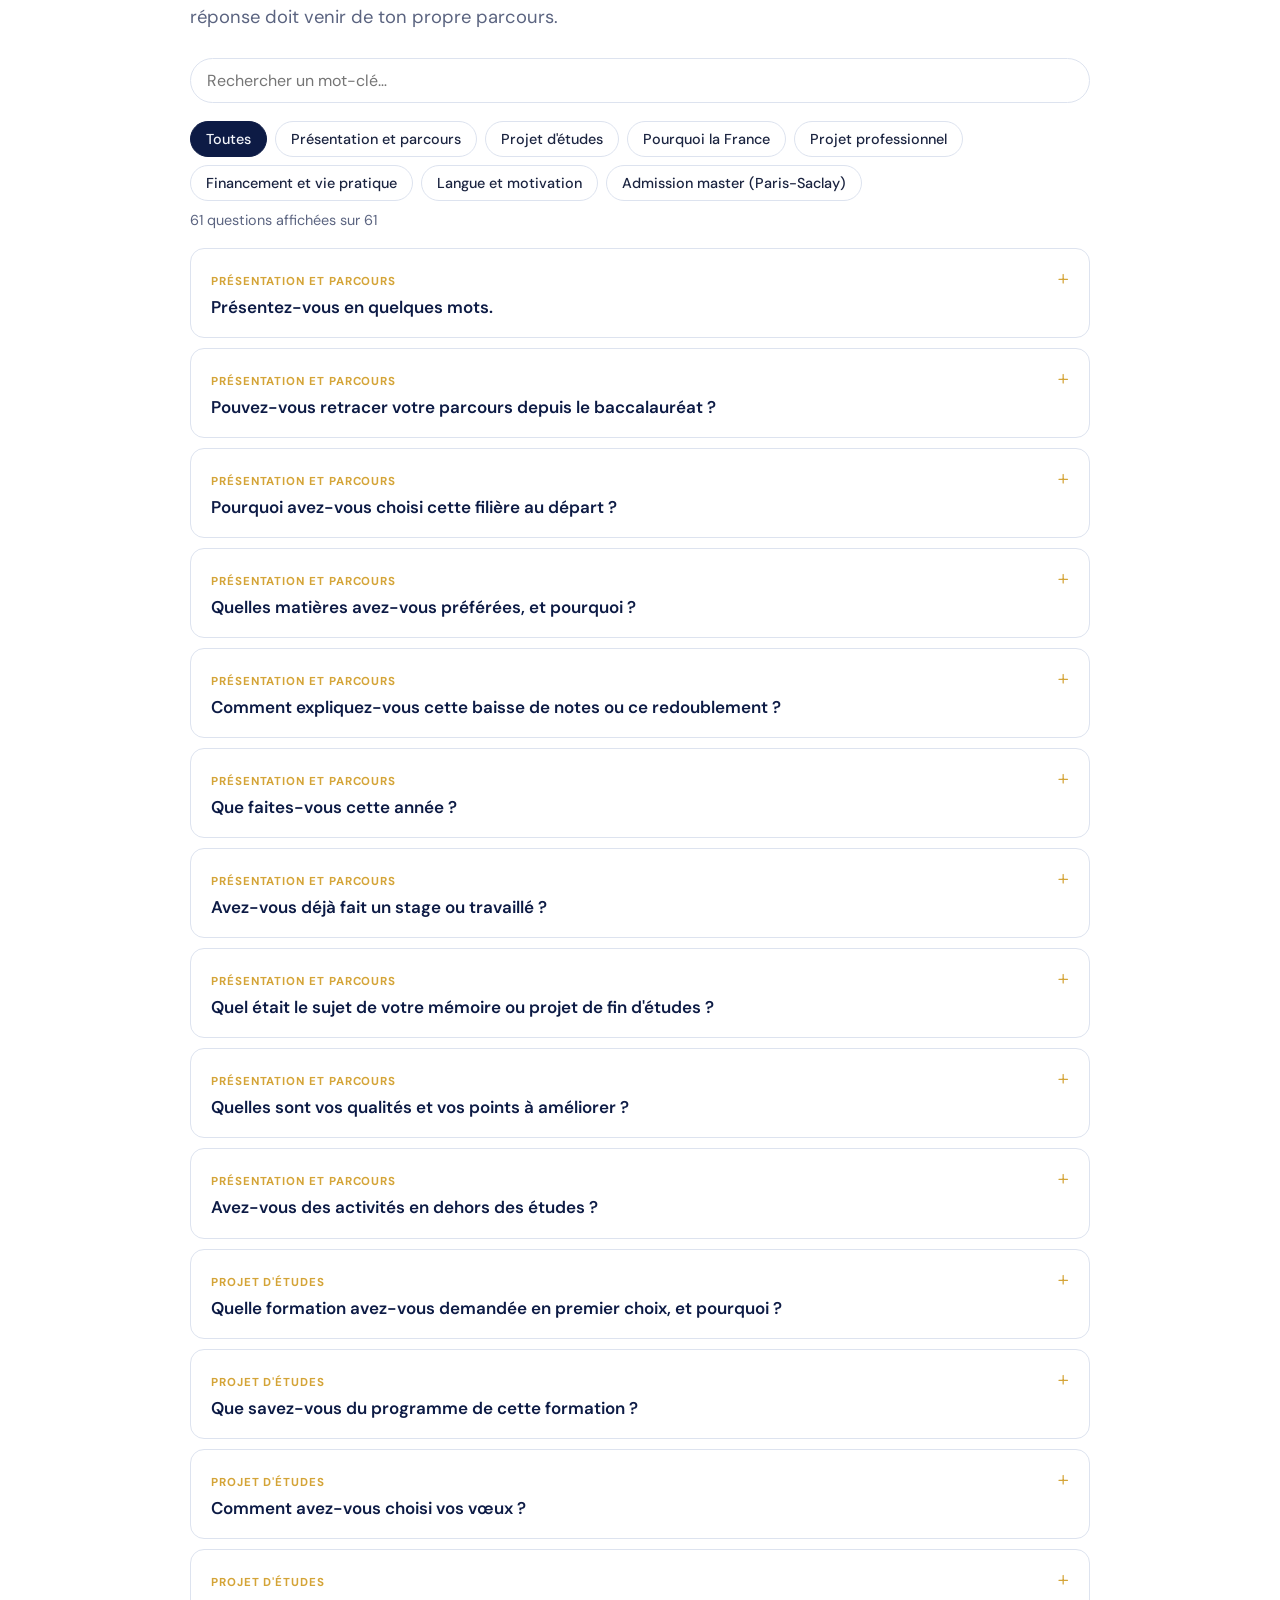
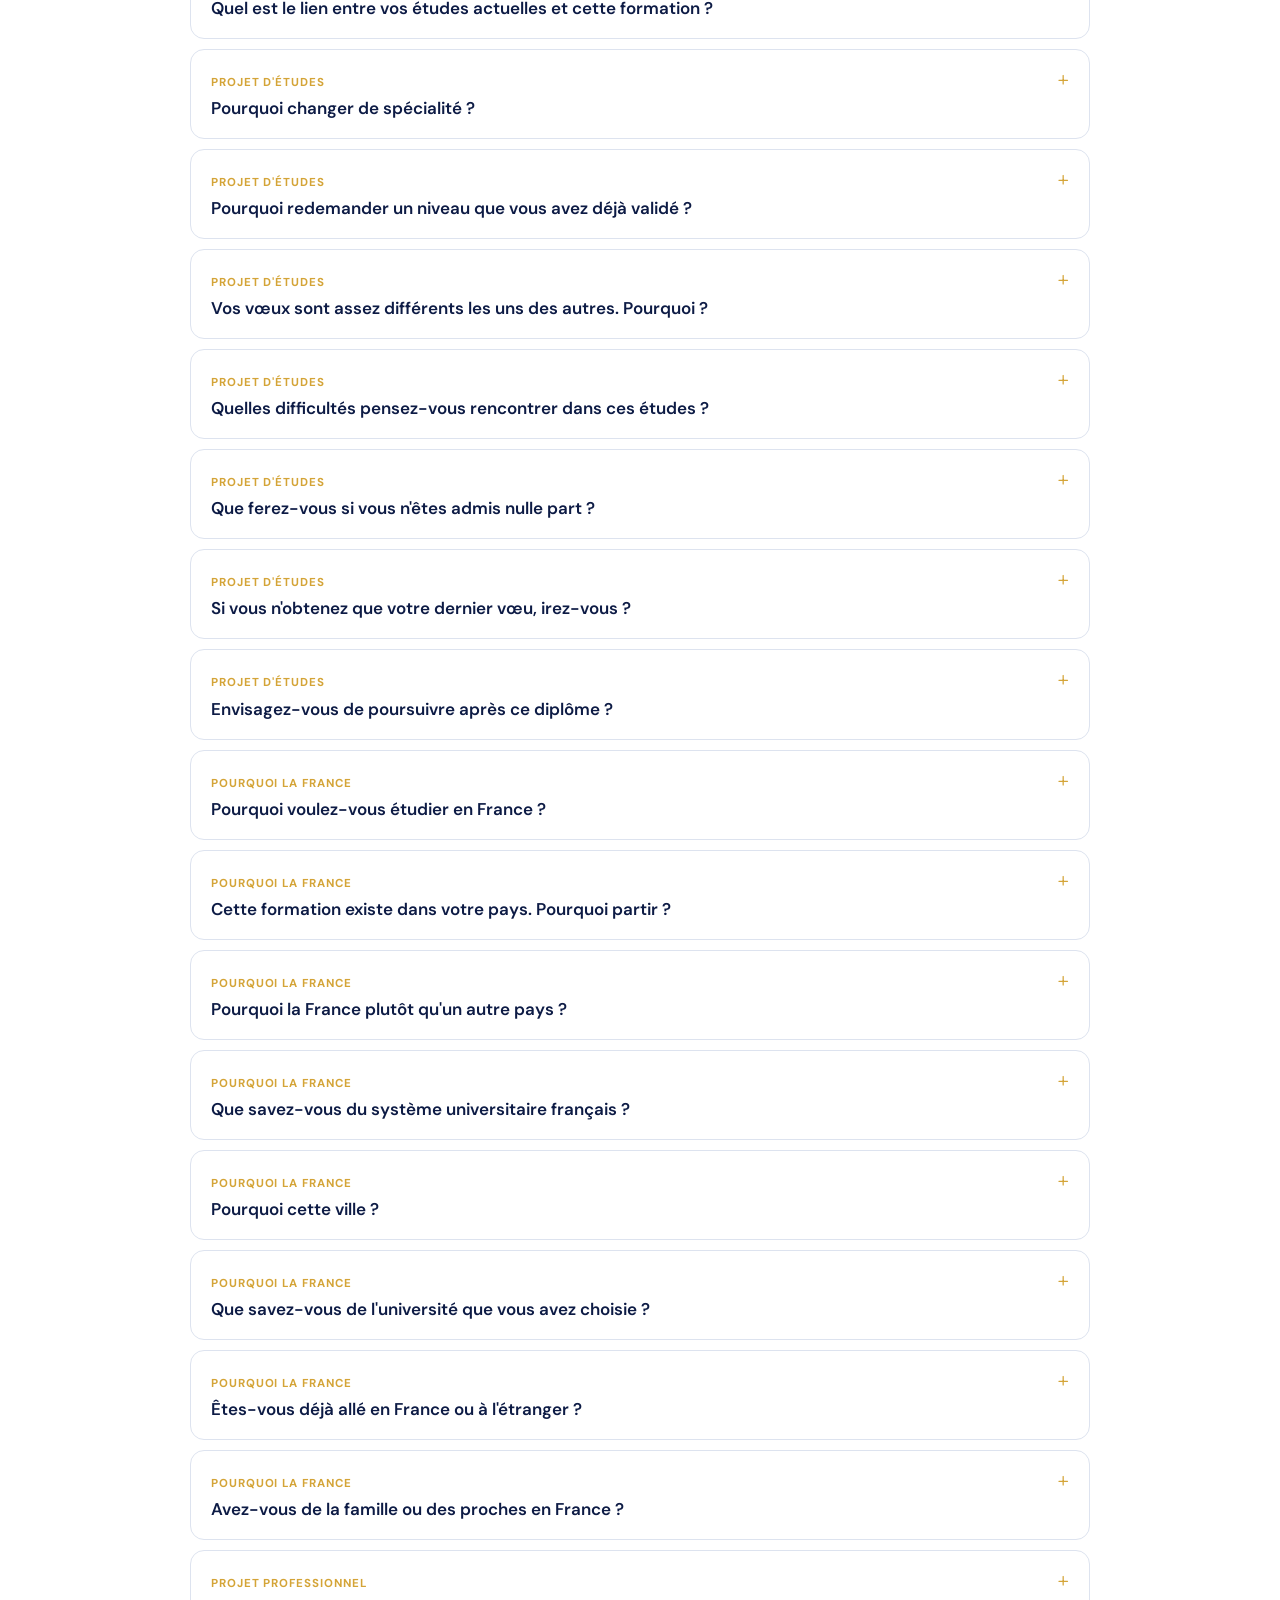
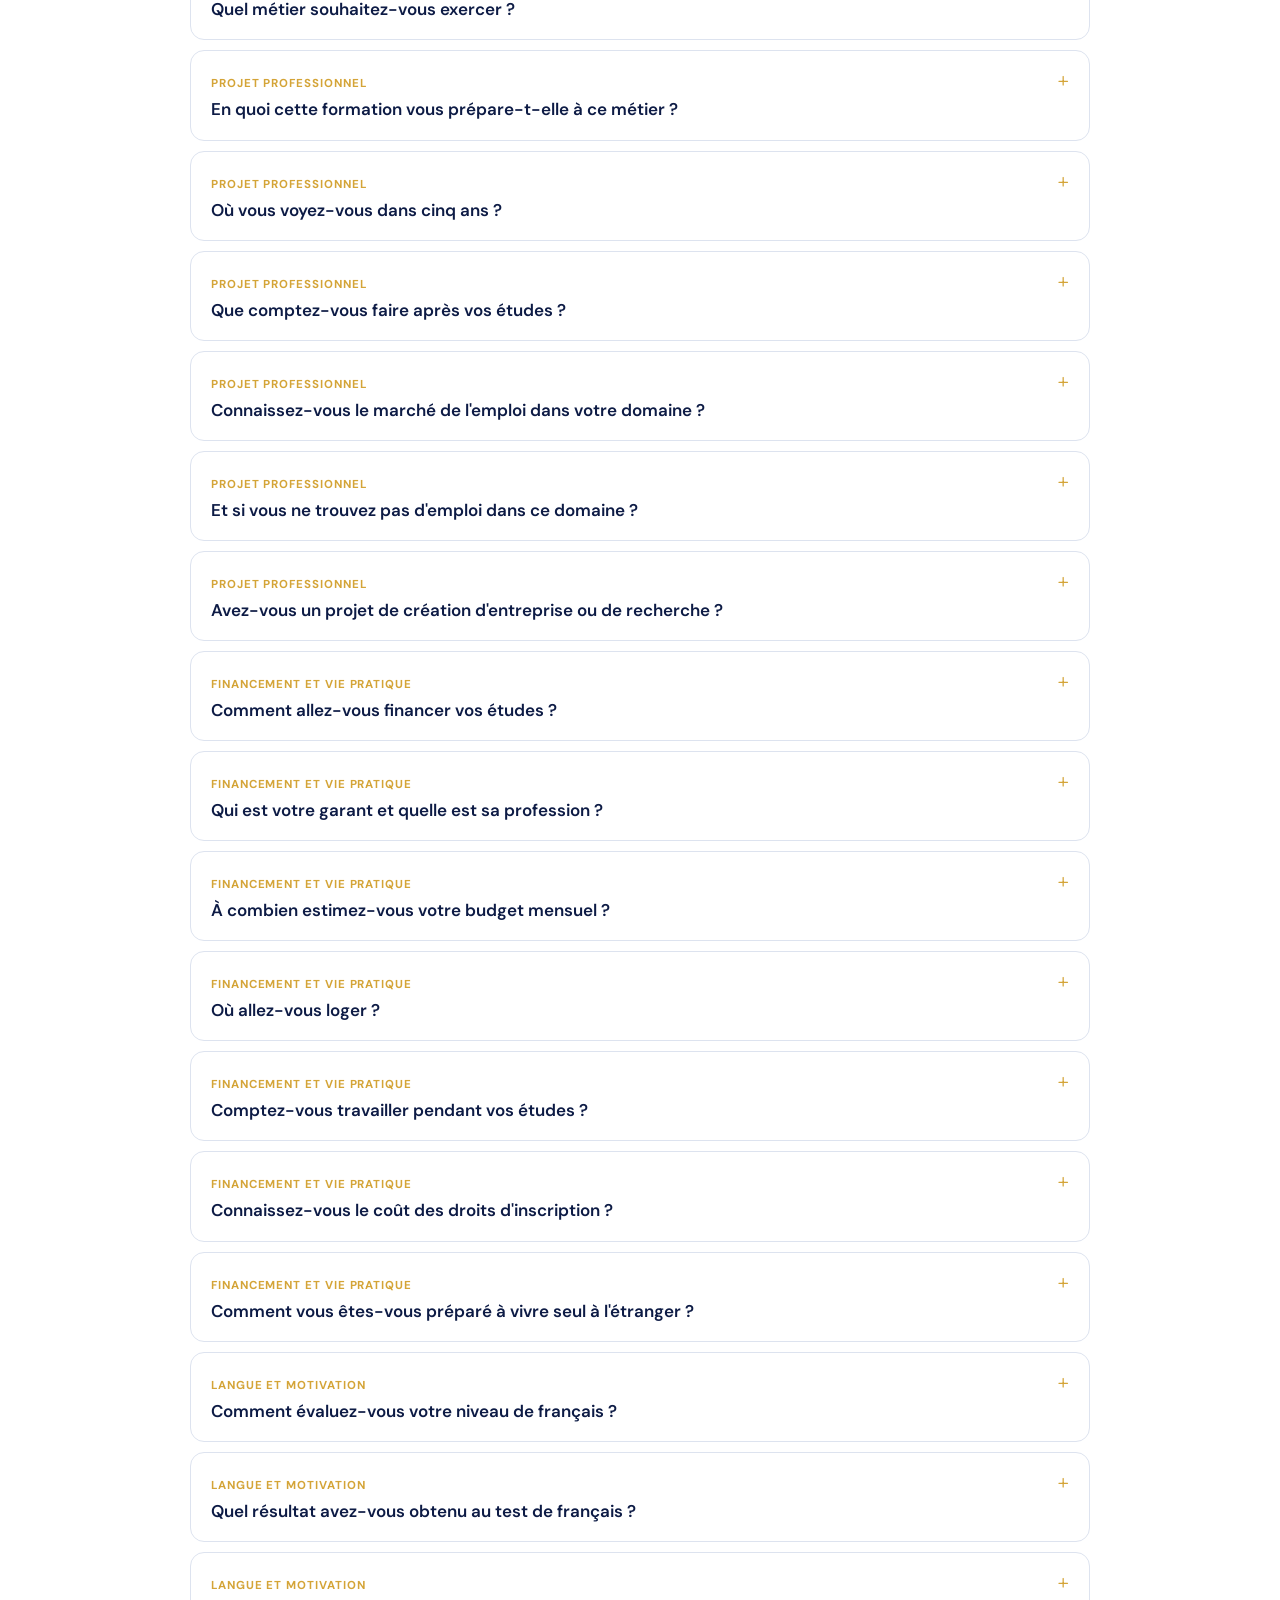
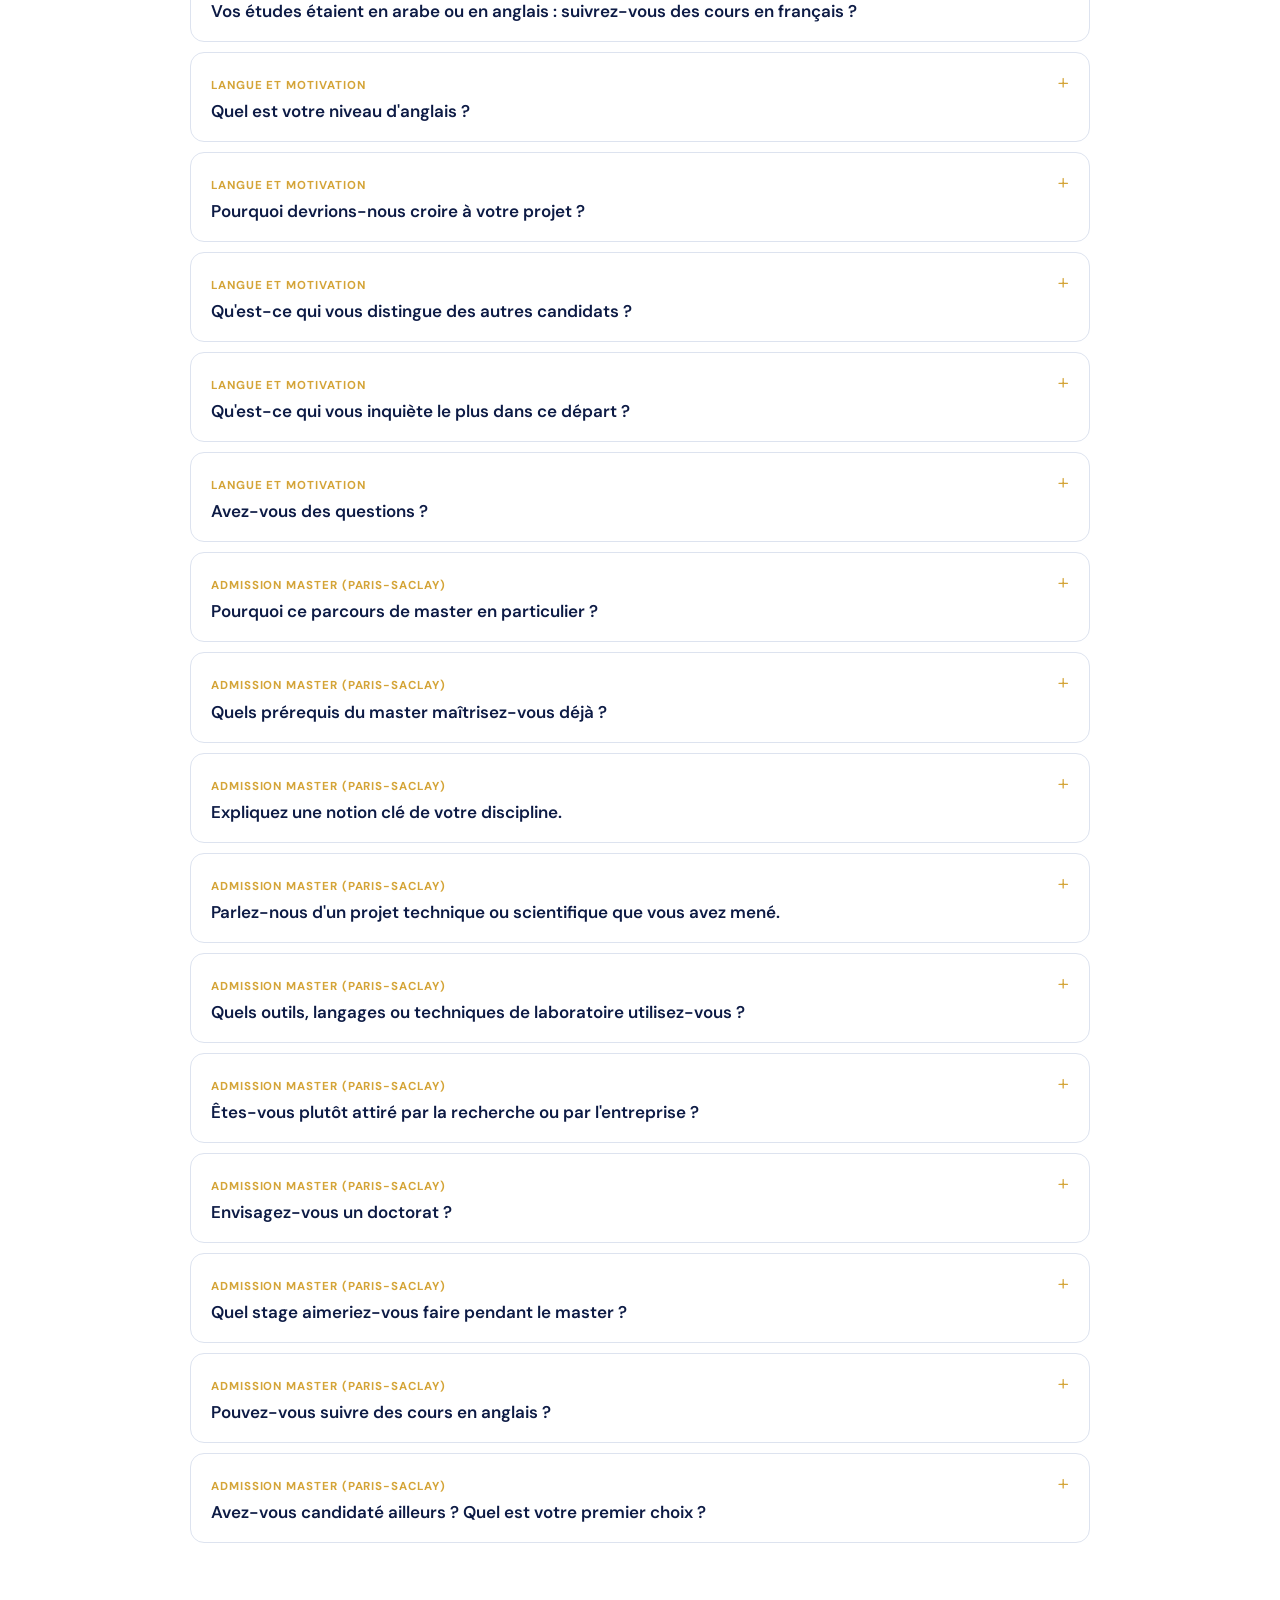
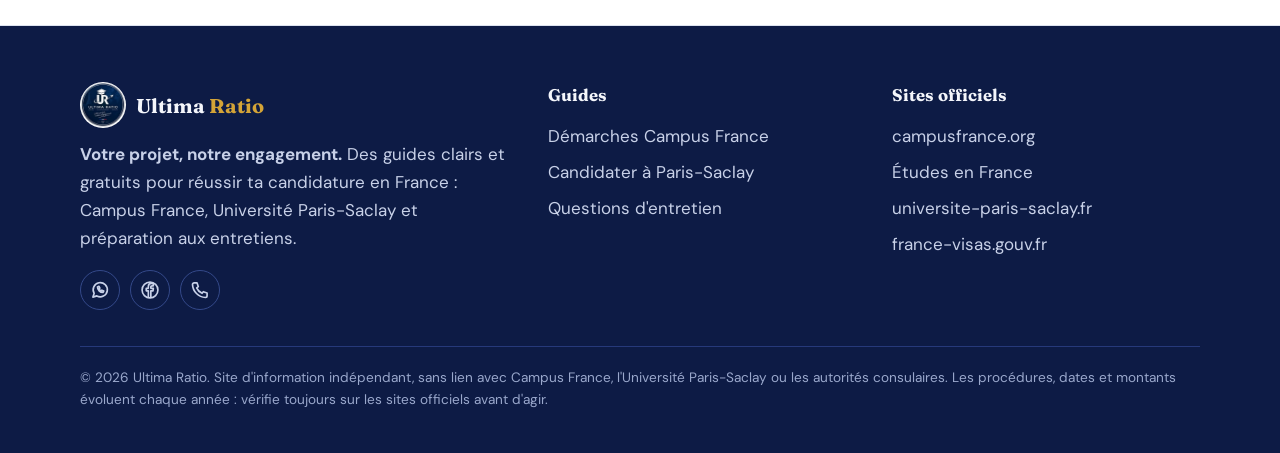
<file: entretien.html>
<!DOCTYPE html>
<html lang="fr">
<head>
  <meta charset="utf-8">
  <meta name="viewport" content="width=device-width, initial-scale=1">
  <title>Questions d'entretien Campus France et Paris-Saclay — Ultima Ratio</title>
  <meta name="description" content="Banque de questions d'entretien Campus France et d'admission en master, avec un conseil de réponse pour chacune.">
  <link rel="preconnect" href="https://fonts.googleapis.com">
  <link rel="preconnect" href="https://fonts.gstatic.com" crossorigin>
  <link href="https://fonts.googleapis.com/css2?family=DM+Sans:wght@400;500;600;700&family=Fraunces:ital,opsz,wght@0,9..144,600;0,9..144,700;1,9..144,600&display=swap" rel="stylesheet">
  <link rel="icon" href="assets/img/logo.jpg">
  <link rel="stylesheet" href="assets/css/style.css">
</head>
<body>
  <header id="site-header"></header>

  <main>
    <section class="hero page-hero">
      <div class="wrap">
        <div>
          <p class="crumbs"><a href="index.html">Accueil</a> / Entretiens</p>
          <span class="eyebrow">Guide 03</span>
          <h1>Les questions d'entretien, <em>et comment y répondre</em></h1>
          <p class="lead">L'entretien Campus France dure une vingtaine de minutes. Le conseiller ne cherche pas à te piéger : il veut vérifier que ton projet est le tien, qu'il est cohérent et que tu peux le mener à bien.</p>
          <div class="btn-row">
            <a class="btn" href="#questions">Parcourir les questions</a>
          </div>
        </div>
      </div>
    </section>

    <section class="section">
      <div class="wrap">
        <span class="eyebrow">Méthode</span>
        <h2>Ce que le conseiller évalue</h2>
        <div class="grid c3" style="margin-top:30px">
          <div class="card"><div class="num">1</div><h3>La cohérence</h3><p>Le lien entre ce que tu as étudié, ce que tu demandes et le métier que tu vises. Chaque vœu doit s'expliquer en une phrase.</p></div>
          <div class="card"><div class="num">2</div><h3>La connaissance du projet</h3><p>Connais-tu vraiment tes formations : les cours, la ville, la durée, les débouchés ? Les réponses vagues se repèrent vite.</p></div>
          <div class="card"><div class="num">3</div><h3>La faisabilité</h3><p>Ton niveau de français, tes résultats, ton financement et ton logement rendent-ils ce projet réaliste ?</p></div>
        </div>

        <div class="grid c2" style="margin-top:44px">
          <div>
            <h3>Avant l'entretien</h3>
            <ul>
              <li>Relis ton dossier : tout ce que tu as écrit peut t'être demandé.</li>
              <li>Prépare une présentation de deux minutes, sans la réciter.</li>
              <li>Pour chaque vœu, note trois cours, la ville et un débouché.</li>
              <li>Chiffre ton budget mensuel : loyer, repas, transport, assurance.</li>
              <li>Entraîne-toi à voix haute, en te chronométrant ou avec un ami.</li>
            </ul>
          </div>
          <div>
            <h3>Le jour J</h3>
            <ul>
              <li>Arrive en avance avec ta convocation, ton passeport et tes originaux.</li>
              <li>Parle lentement. Une phrase simple et juste vaut mieux qu'une phrase compliquée.</li>
              <li>Si tu n'as pas compris, demande de répéter : c'est normal.</li>
              <li>Ne récite pas un texte appris par cœur, cela s'entend tout de suite.</li>
              <li>Reste honnête : une faiblesse expliquée passe mieux qu'une faiblesse cachée.</li>
            </ul>
          </div>
        </div>
      </div>
    </section>


    <section class="section alt" id="questions">
      <div class="wrap" style="max-width:900px">
        <span class="eyebrow">Banque de questions</span>
        <h2>Toutes les questions par thème</h2>
        <p class="lead">Clique sur une question pour afficher le conseil. Ce ne sont pas des réponses à apprendre : ta réponse doit venir de ton propre parcours.</p>
        <div class="toolbar">
          <input class="search" id="q-search" type="search" placeholder="Rechercher un mot-clé…" aria-label="Rechercher une question">
        </div>
        <div class="chips" id="q-chips" role="group" aria-label="Filtrer par thème"></div>
        <p class="progress-label" id="q-count"></p>
        <div id="q-list"></div>
      </div>
    </section>
  </main>

  <footer id="site-footer"></footer>
  <script src="assets/js/site.js"></script>
  <script src="assets/js/entretien.js"></script>
</body>
</html>
</file>
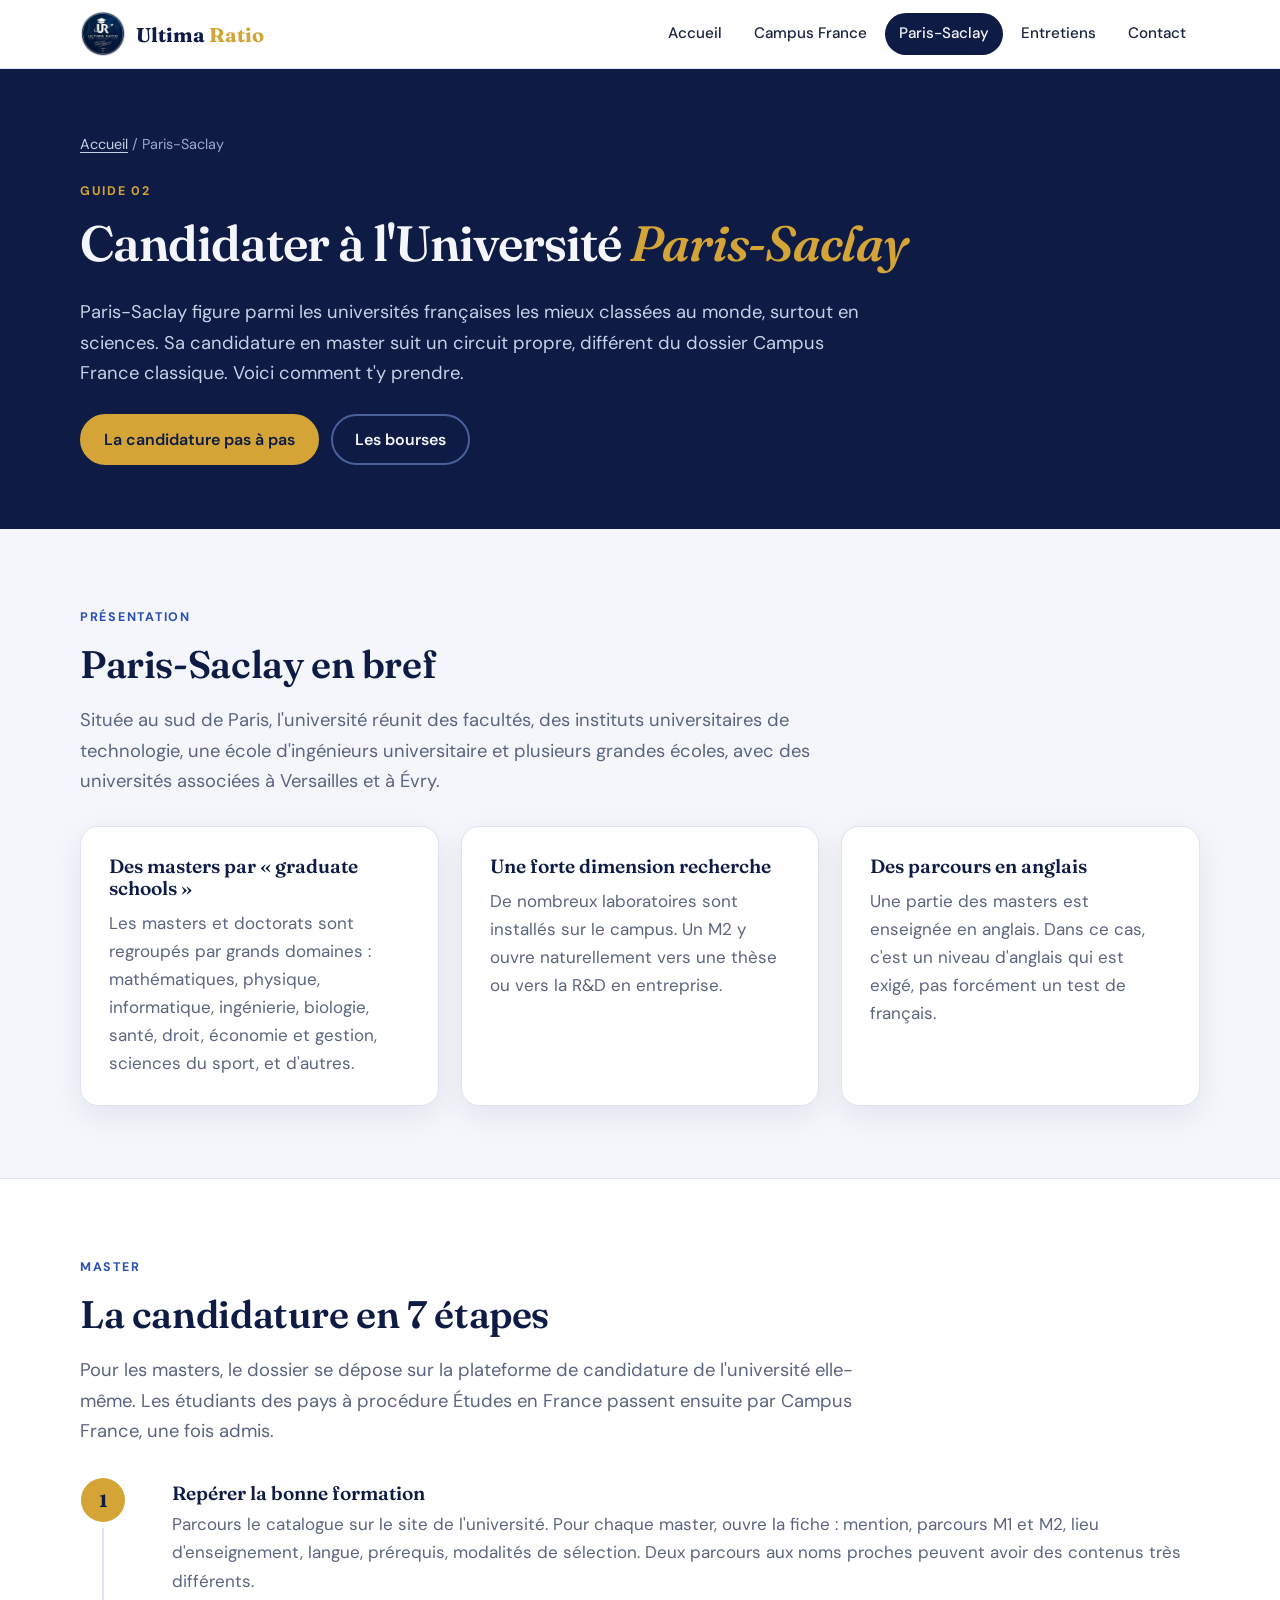
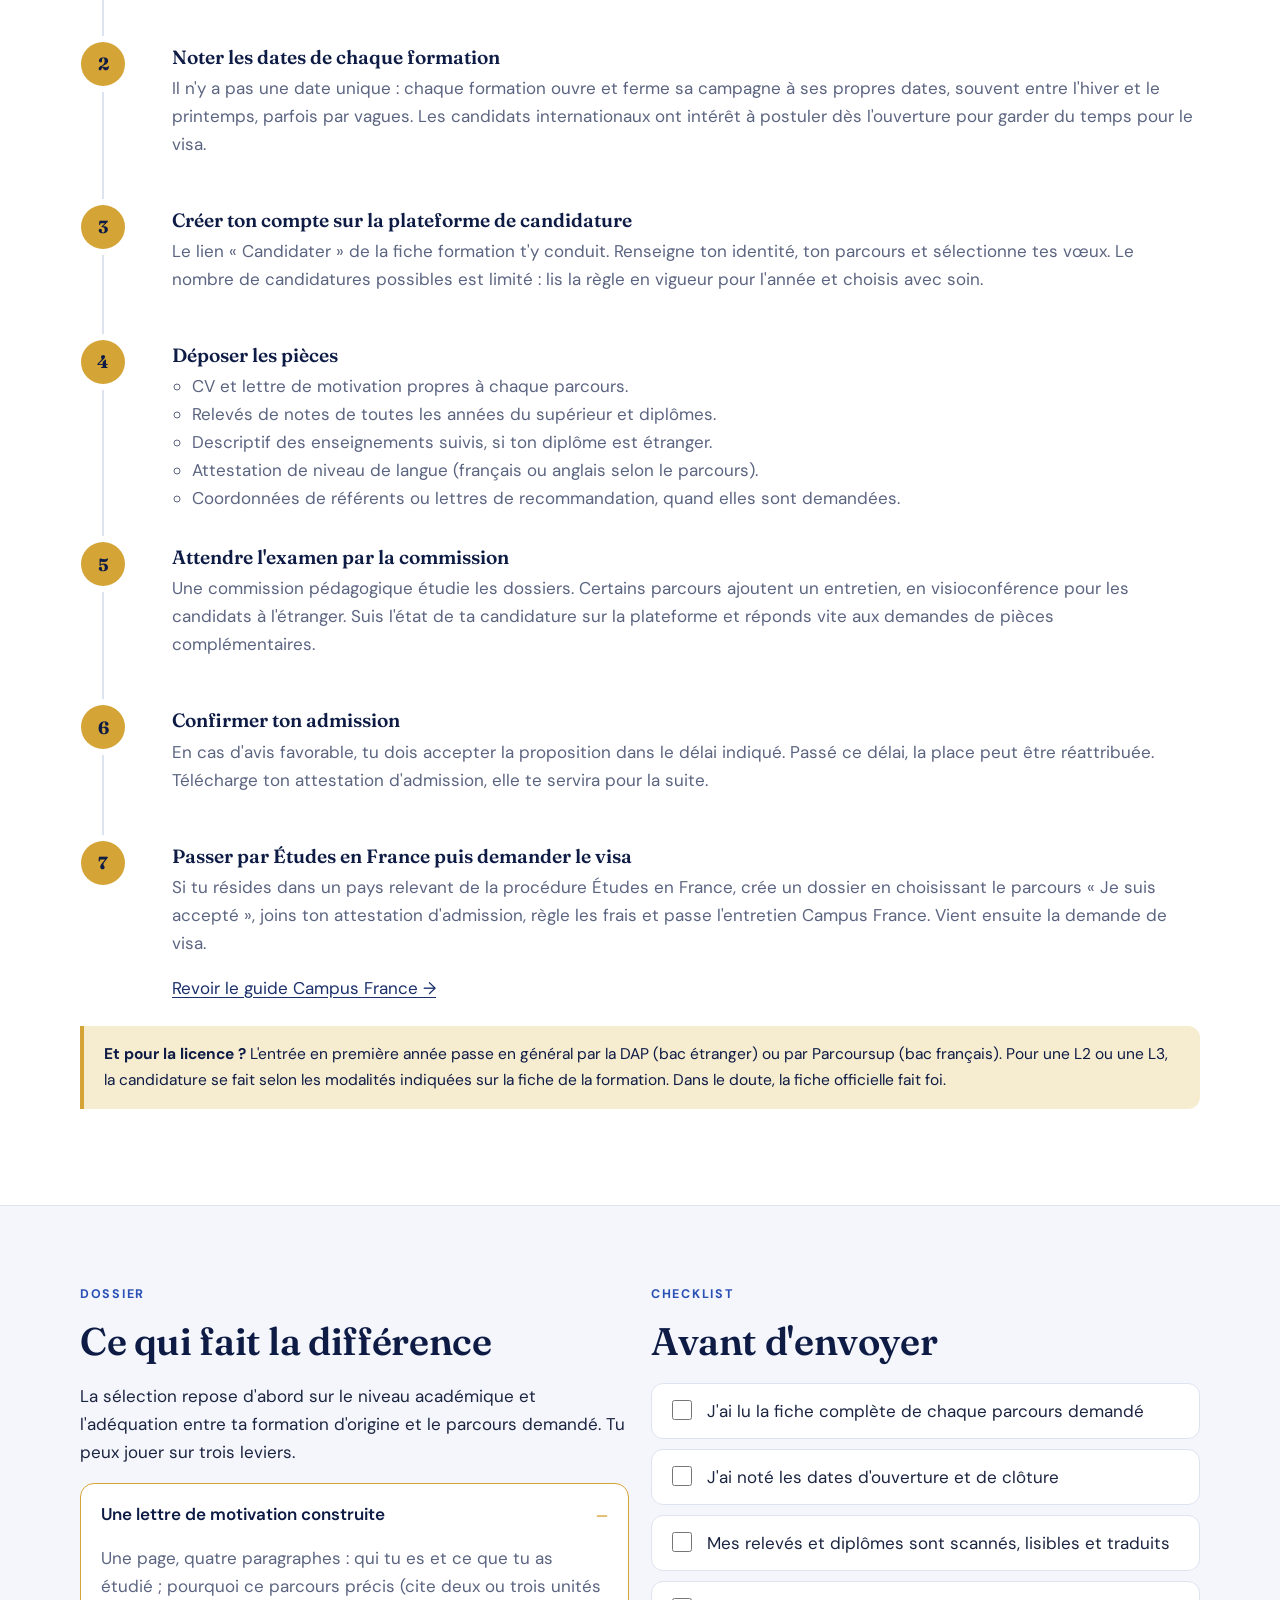
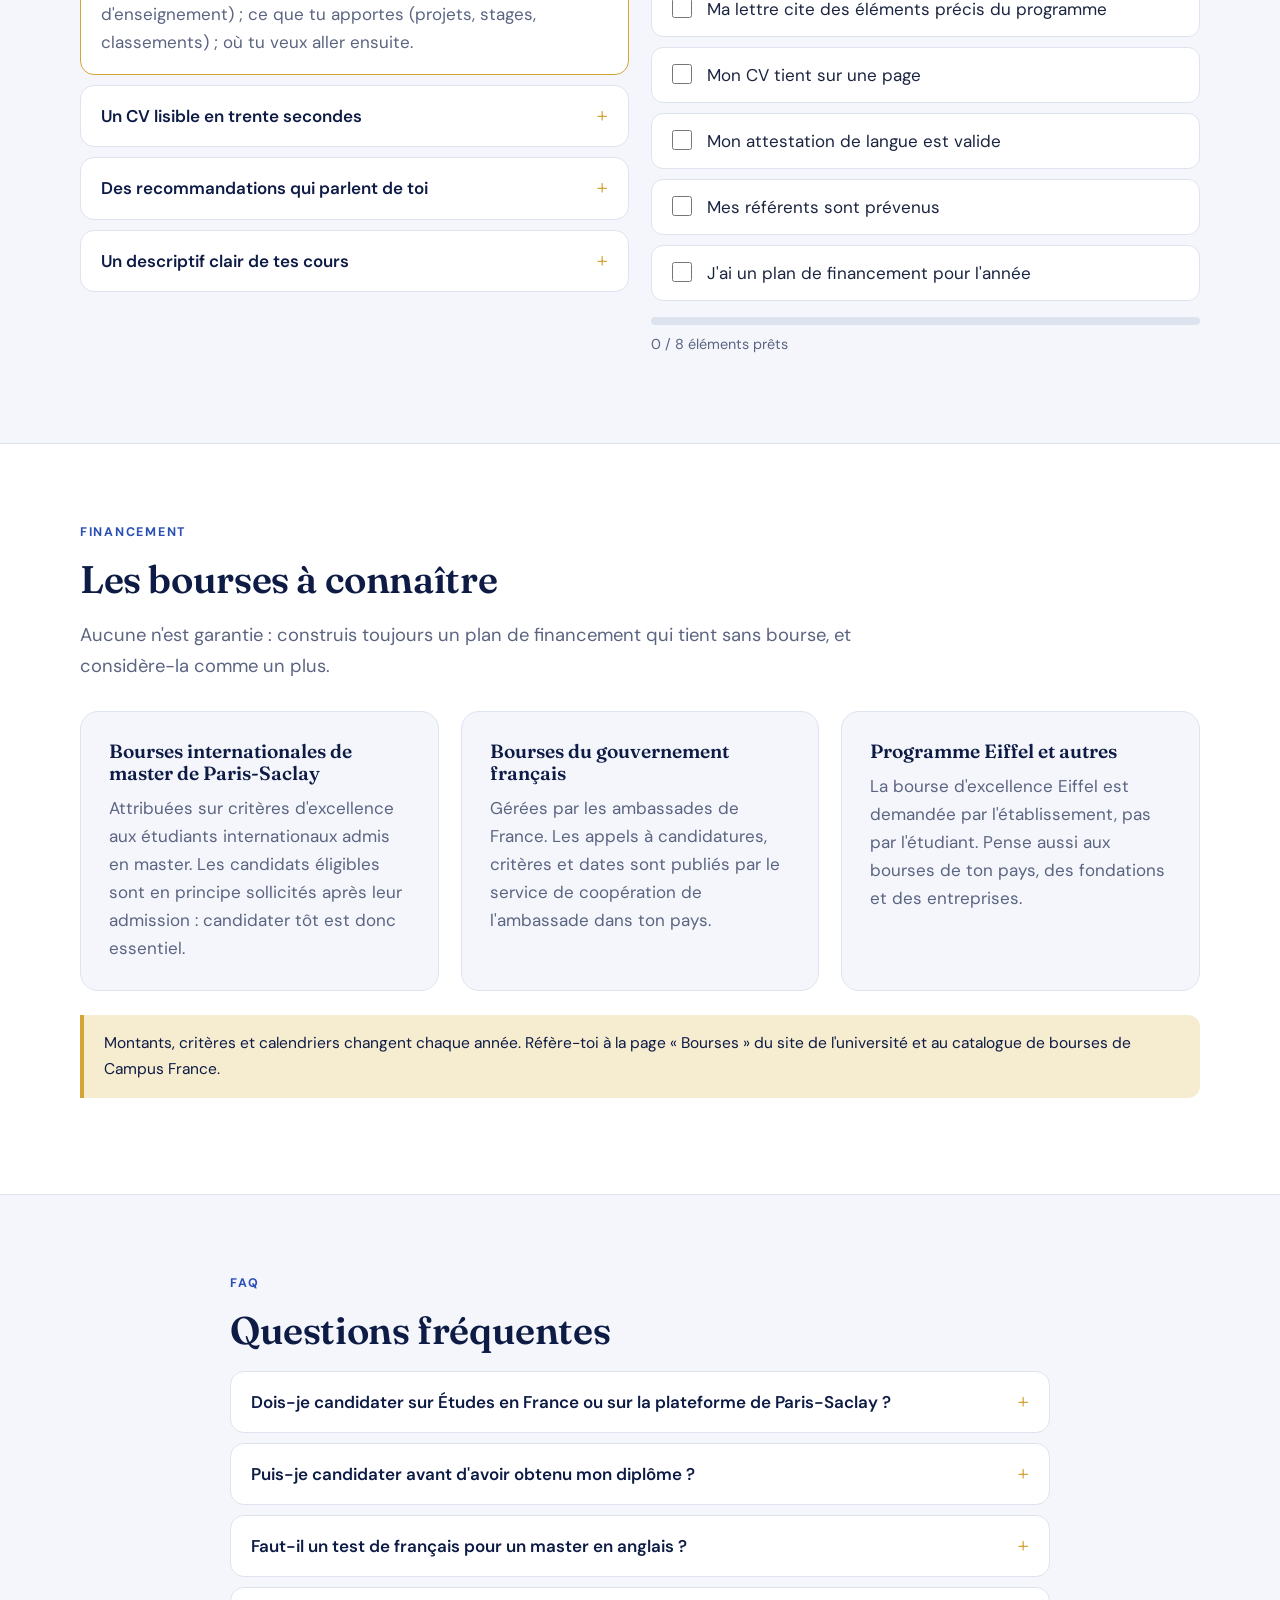
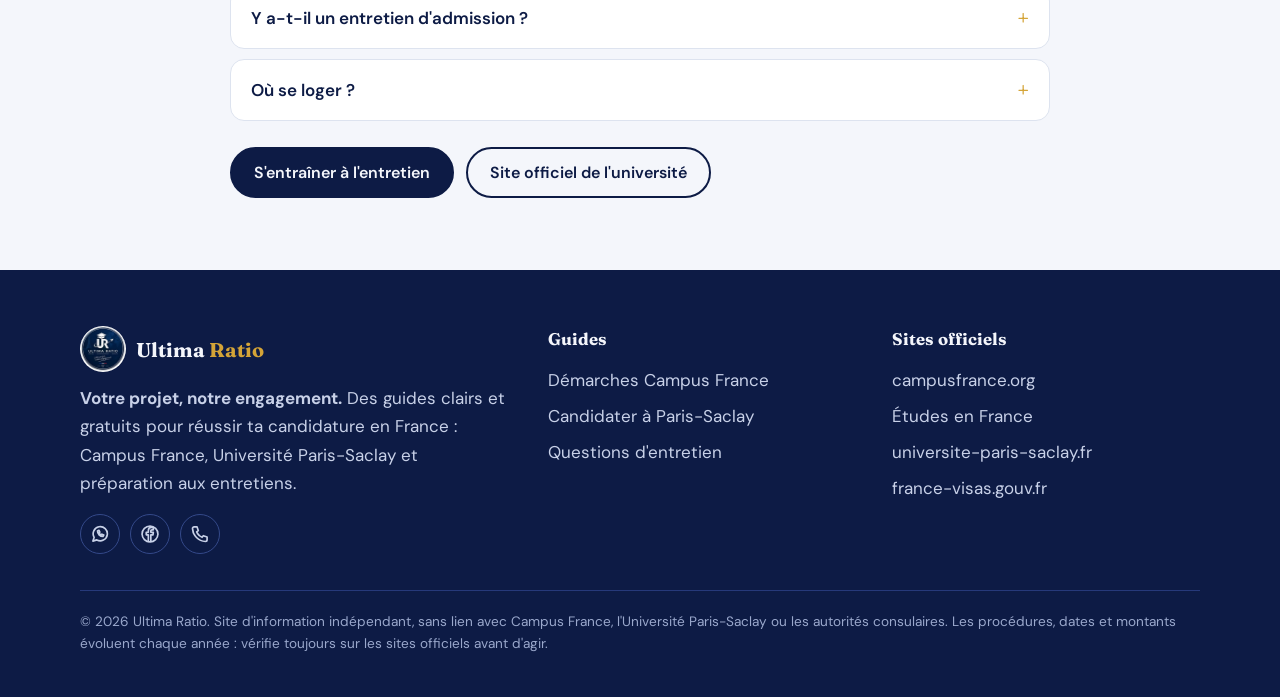
<file: paris-saclay.html>
<!DOCTYPE html>
<html lang="fr">
<head>
  <meta charset="utf-8">
  <meta name="viewport" content="width=device-width, initial-scale=1">
  <title>Candidater à l'Université Paris-Saclay — Ultima Ratio</title>
  <meta name="description" content="Comment candidater à l'Université Paris-Saclay en tant qu'étudiant international : choix du master, dossier, bourses, calendrier et conseils.">
  <link rel="preconnect" href="https://fonts.googleapis.com">
  <link rel="preconnect" href="https://fonts.gstatic.com" crossorigin>
  <link href="https://fonts.googleapis.com/css2?family=DM+Sans:wght@400;500;600;700&family=Fraunces:ital,opsz,wght@0,9..144,600;0,9..144,700;1,9..144,600&display=swap" rel="stylesheet">
  <link rel="icon" href="assets/img/logo.jpg">
  <link rel="stylesheet" href="assets/css/style.css">
</head>
<body>
  <header id="site-header"></header>

  <main>
    <section class="hero page-hero">
      <div class="wrap">
        <div>
          <p class="crumbs"><a href="index.html">Accueil</a> / Paris-Saclay</p>
          <span class="eyebrow">Guide 02</span>
          <h1>Candidater à l'Université <em>Paris-Saclay</em></h1>
          <p class="lead">Paris-Saclay figure parmi les universités françaises les mieux classées au monde, surtout en sciences. Sa candidature en master suit un circuit propre, différent du dossier Campus France classique. Voici comment t'y prendre.</p>
          <div class="btn-row">
            <a class="btn" href="#candidature">La candidature pas à pas</a>
            <a class="btn ghost" href="#bourses">Les bourses</a>
          </div>
        </div>
      </div>
    </section>

    <section class="section">
      <div class="wrap">
        <span class="eyebrow">Présentation</span>
        <h2>Paris-Saclay en bref</h2>
        <p class="lead">Située au sud de Paris, l'université réunit des facultés, des instituts universitaires de technologie, une école d'ingénieurs universitaire et plusieurs grandes écoles, avec des universités associées à Versailles et à Évry.</p>
        <div class="grid c3" style="margin-top:30px">
          <div class="card"><h3>Des masters par « graduate schools »</h3><p>Les masters et doctorats sont regroupés par grands domaines : mathématiques, physique, informatique, ingénierie, biologie, santé, droit, économie et gestion, sciences du sport, et d'autres.</p></div>
          <div class="card"><h3>Une forte dimension recherche</h3><p>De nombreux laboratoires sont installés sur le campus. Un M2 y ouvre naturellement vers une thèse ou vers la R&amp;D en entreprise.</p></div>
          <div class="card"><h3>Des parcours en anglais</h3><p>Une partie des masters est enseignée en anglais. Dans ce cas, c'est un niveau d'anglais qui est exigé, pas forcément un test de français.</p></div>
        </div>
      </div>
    </section>

    <section class="section alt" id="candidature">
      <div class="wrap">
        <span class="eyebrow">Master</span>
        <h2>La candidature en 7 étapes</h2>
        <p class="lead">Pour les masters, le dossier se dépose sur la plateforme de candidature de l'université elle-même. Les étudiants des pays à procédure Études en France passent ensuite par Campus France, une fois admis.</p>
        <ol class="steps">
          <li>
            <h3>Repérer la bonne formation</h3>
            <p>Parcours le catalogue sur le site de l'université. Pour chaque master, ouvre la fiche : mention, parcours M1 et M2, lieu d'enseignement, langue, prérequis, modalités de sélection. Deux parcours aux noms proches peuvent avoir des contenus très différents.</p>
          </li>
          <li>
            <h3>Noter les dates de chaque formation</h3>
            <p>Il n'y a pas une date unique : chaque formation ouvre et ferme sa campagne à ses propres dates, souvent entre l'hiver et le printemps, parfois par vagues. Les candidats internationaux ont intérêt à postuler dès l'ouverture pour garder du temps pour le visa.</p>
          </li>
          <li>
            <h3>Créer ton compte sur la plateforme de candidature</h3>
            <p>Le lien « Candidater » de la fiche formation t'y conduit. Renseigne ton identité, ton parcours et sélectionne tes vœux. Le nombre de candidatures possibles est limité : lis la règle en vigueur pour l'année et choisis avec soin.</p>
          </li>
          <li>
            <h3>Déposer les pièces</h3>
            <ul>
              <li>CV et lettre de motivation propres à chaque parcours.</li>
              <li>Relevés de notes de toutes les années du supérieur et diplômes.</li>
              <li>Descriptif des enseignements suivis, si ton diplôme est étranger.</li>
              <li>Attestation de niveau de langue (français ou anglais selon le parcours).</li>
              <li>Coordonnées de référents ou lettres de recommandation, quand elles sont demandées.</li>
            </ul>
          </li>
          <li>
            <h3>Attendre l'examen par la commission</h3>
            <p>Une commission pédagogique étudie les dossiers. Certains parcours ajoutent un entretien, en visioconférence pour les candidats à l'étranger. Suis l'état de ta candidature sur la plateforme et réponds vite aux demandes de pièces complémentaires.</p>
          </li>
          <li>
            <h3>Confirmer ton admission</h3>
            <p>En cas d'avis favorable, tu dois accepter la proposition dans le délai indiqué. Passé ce délai, la place peut être réattribuée. Télécharge ton attestation d'admission, elle te servira pour la suite.</p>
          </li>
          <li>
            <h3>Passer par Études en France puis demander le visa</h3>
            <p>Si tu résides dans un pays relevant de la procédure Études en France, crée un dossier en choisissant le parcours « Je suis accepté », joins ton attestation d'admission, règle les frais et passe l'entretien Campus France. Vient ensuite la demande de visa.</p>
            <p><a href="campus-france.html">Revoir le guide Campus France →</a></p>
          </li>
        </ol>
        <div class="note"><strong>Et pour la licence ?</strong> L'entrée en première année passe en général par la DAP (bac étranger) ou par Parcoursup (bac français). Pour une L2 ou une L3, la candidature se fait selon les modalités indiquées sur la fiche de la formation. Dans le doute, la fiche officielle fait foi.</div>
      </div>
    </section>

    <section class="section">
      <div class="wrap grid c2">
        <div>
          <span class="eyebrow">Dossier</span>
          <h2>Ce qui fait la différence</h2>
          <p>La sélection repose d'abord sur le niveau académique et l'adéquation entre ta formation d'origine et le parcours demandé. Tu peux jouer sur trois leviers.</p>
          <details open><summary>Une lettre de motivation construite</summary><div class="answer"><p>Une page, quatre paragraphes : qui tu es et ce que tu as étudié ; pourquoi ce parcours précis (cite deux ou trois unités d'enseignement) ; ce que tu apportes (projets, stages, classements) ; où tu veux aller ensuite.</p></div></details>
          <details><summary>Un CV lisible en trente secondes</summary><div class="answer"><p>Une page, ordre antichronologique. Indique tes moyennes et ton rang quand ils jouent en ta faveur. Mets en avant les projets techniques, mémoires, compétitions, et les outils que tu maîtrises réellement.</p></div></details>
          <details><summary>Des recommandations qui parlent de toi</summary><div class="answer"><p>Choisis un enseignant qui t'a encadré sur un projet ou un mémoire plutôt qu'un nom prestigieux qui ne te connaît pas. Préviens-le tôt et envoie-lui ton CV et la fiche du master.</p></div></details>
          <details><summary>Un descriptif clair de tes cours</summary><div class="answer"><p>La commission ne connaît pas forcément ton université. Un tableau des modules suivis, avec volumes horaires et notes, l'aide à évaluer ton niveau réel.</p></div></details>
        </div>
        <div>
          <span class="eyebrow">Checklist</span>
          <h2>Avant d'envoyer</h2>
          <ul class="checklist" data-key="saclay">
            <li><label><input type="checkbox"><span>J'ai lu la fiche complète de chaque parcours demandé</span></label></li>
            <li><label><input type="checkbox"><span>J'ai noté les dates d'ouverture et de clôture</span></label></li>
            <li><label><input type="checkbox"><span>Mes relevés et diplômes sont scannés, lisibles et traduits</span></label></li>
            <li><label><input type="checkbox"><span>Ma lettre cite des éléments précis du programme</span></label></li>
            <li><label><input type="checkbox"><span>Mon CV tient sur une page</span></label></li>
            <li><label><input type="checkbox"><span>Mon attestation de langue est valide</span></label></li>
            <li><label><input type="checkbox"><span>Mes référents sont prévenus</span></label></li>
            <li><label><input type="checkbox"><span>J'ai un plan de financement pour l'année</span></label></li>
          </ul>
          <div class="progress" data-progress="saclay"><i></i></div>
          <p class="progress-label"></p>
        </div>
      </div>
    </section>

    <section class="section alt" id="bourses">
      <div class="wrap">
        <span class="eyebrow">Financement</span>
        <h2>Les bourses à connaître</h2>
        <p class="lead">Aucune n'est garantie : construis toujours un plan de financement qui tient sans bourse, et considère-la comme un plus.</p>
        <div class="grid c3" style="margin-top:30px">
          <div class="card"><h3>Bourses internationales de master de Paris-Saclay</h3><p>Attribuées sur critères d'excellence aux étudiants internationaux admis en master. Les candidats éligibles sont en principe sollicités après leur admission : candidater tôt est donc essentiel.</p></div>
          <div class="card"><h3>Bourses du gouvernement français</h3><p>Gérées par les ambassades de France. Les appels à candidatures, critères et dates sont publiés par le service de coopération de l'ambassade dans ton pays.</p></div>
          <div class="card"><h3>Programme Eiffel et autres</h3><p>La bourse d'excellence Eiffel est demandée par l'établissement, pas par l'étudiant. Pense aussi aux bourses de ton pays, des fondations et des entreprises.</p></div>
        </div>
        <div class="note">Montants, critères et calendriers changent chaque année. Réfère-toi à la page « Bourses » du site de l'université et au catalogue de bourses de Campus France.</div>
      </div>
    </section>

    <section class="section">
      <div class="wrap" style="max-width:820px">
        <span class="eyebrow">FAQ</span>
        <h2>Questions fréquentes</h2>
        <details><summary>Dois-je candidater sur Études en France ou sur la plateforme de Paris-Saclay ?</summary><div class="answer"><p>Pour un master, la candidature se dépose sur la plateforme de l'université. Études en France intervient après, pour la procédure pré-consulaire. Vérifie toutefois la fiche de ta formation : elle précise toujours le canal à utiliser.</p></div></details>
        <details><summary>Puis-je candidater avant d'avoir obtenu mon diplôme ?</summary><div class="answer"><p>Oui. Tu candidates avec les relevés disponibles et un certificat de scolarité. L'admission reste conditionnée à l'obtention du diplôme, que tu fourniras à l'inscription.</p></div></details>
        <details><summary>Faut-il un test de français pour un master en anglais ?</summary><div class="answer"><p>La formation demande alors surtout une preuve de niveau en anglais. Un minimum de français reste très utile au quotidien et peut être apprécié à l'entretien Campus France.</p></div></details>
        <details><summary>Y a-t-il un entretien d'admission ?</summary><div class="answer"><p>Cela dépend du parcours. Quand il existe, il porte sur tes bases académiques, ta motivation et ton projet. Notre banque de questions comporte une rubrique dédiée.</p></div></details>
        <details><summary>Où se loger ?</summary><div class="answer"><p>Résidences universitaires du Crous, résidences étudiantes privées, colocation dans les villes voisines desservies par les transports. Les places partent tôt : lance tes recherches dès l'admission confirmée.</p></div></details>

        <div class="btn-row">
          <a class="btn" href="entretien.html">S'entraîner à l'entretien</a>
          <a class="btn ghost" href="https://www.universite-paris-saclay.fr/" target="_blank" rel="noopener">Site officiel de l'université</a>
        </div>
      </div>
    </section>
  </main>

  <footer id="site-footer"></footer>
  <script src="assets/js/site.js"></script>
</body>
</html>
</file>
<file: assets/css/style.css>
/* Ultima Ratio — feuille de style principale */
:root {
  --ink: #0d1b45;
  --ink-2: #1a2f6b;
  --cream: #f4f6fb;
  --paper: #ffffff;
  --gold: #d4a437;
  --gold-soft: #f6ecd0;
  --terra: #2a4fb5;
  --text: #1b2440;
  --muted: #5b6480;
  --line: #dde3ef;
  --radius: 18px;
  --shadow: 0 10px 30px rgba(13, 27, 69, .08);
  --serif: "Fraunces", Georgia, serif;
  --sans: "DM Sans", system-ui, -apple-system, "Segoe UI", sans-serif;
}

* { box-sizing: border-box; }
html { scroll-behavior: smooth; }
body {
  margin: 0;
  font-family: var(--sans);
  color: var(--text);
  background: var(--cream);
  line-height: 1.65;
  font-size: 17px;
}
img, svg { max-width: 100%; }
a { color: var(--ink-2); text-underline-offset: 3px; }
a:hover { color: var(--terra); }
h1, h2, h3 { font-family: var(--serif); color: var(--ink); line-height: 1.15; margin: 0 0 .5em; font-weight: 600; }
h1 { font-size: clamp(2.2rem, 5.5vw, 3.9rem); letter-spacing: -.02em; }
h2 { font-size: clamp(1.6rem, 3.4vw, 2.4rem); letter-spacing: -.01em; }
h3 { font-size: 1.2rem; }
p { margin: 0 0 1em; }
.wrap { width: min(1120px, 100% - 32px); margin-inline: auto; }
.section { padding: 72px 0; }
.section.alt { background: var(--paper); border-block: 1px solid var(--line); }
.eyebrow {
  display: inline-block; font-size: .78rem; font-weight: 700; letter-spacing: .14em;
  text-transform: uppercase; color: var(--terra); margin-bottom: 14px;
}
.lead { font-size: 1.15rem; color: var(--muted); max-width: 62ch; }
.center { text-align: center; }
.center .lead { margin-inline: auto; }

/* Header */
.site-header {
  position: sticky; top: 0; z-index: 50;
  background: rgba(255, 255, 255, .94); backdrop-filter: blur(10px);
  border-bottom: 1px solid var(--line);
}
.site-header .wrap { display: flex; align-items: center; justify-content: space-between; height: 68px; gap: 16px; }
.brand { display: flex; align-items: center; gap: 10px; text-decoration: none; color: var(--ink); font-family: var(--serif); font-weight: 700; font-size: 1.25rem; }
.brand img { width: 46px; height: 46px; border-radius: 50%; flex: none; display: block; }
.banner { background: var(--ink); line-height: 0; }
.banner img { display: block; width: 100%; height: auto; max-height: 78vh; object-fit: cover; }
.brand span em { font-style: normal; color: var(--gold); }
.nav { display: flex; gap: 4px; align-items: center; }
.nav a {
  text-decoration: none; color: var(--text); font-weight: 500; font-size: .95rem;
  padding: 8px 14px; border-radius: 999px;
}
.nav a:hover { background: var(--gold-soft); color: var(--ink); }
.nav a.active { background: var(--ink); color: var(--cream); }
.nav-toggle { display: none; background: none; border: 1px solid var(--line); border-radius: 10px; padding: 8px 10px; cursor: pointer; }
.nav-toggle span { display: block; width: 20px; height: 2px; background: var(--ink); margin: 4px 0; }

/* Boutons */
.btn {
  display: inline-flex; align-items: center; gap: 8px; cursor: pointer;
  padding: 13px 22px; border-radius: 999px; border: 2px solid var(--ink);
  background: var(--ink); color: var(--cream); font: 600 1rem var(--sans); text-decoration: none;
  transition: transform .15s, background .15s;
}
.btn:hover { transform: translateY(-2px); background: var(--ink-2); color: var(--cream); }
.btn.ghost { background: transparent; color: var(--ink); }
.btn.ghost:hover { background: var(--gold-soft); color: var(--ink); }
.btn.gold { background: var(--gold); border-color: var(--gold); color: var(--ink); }
.btn.small { padding: 8px 16px; font-size: .9rem; }
.btn-row { display: flex; flex-wrap: wrap; gap: 12px; margin-top: 26px; }

/* Hero */
.hero { background: var(--ink); color: var(--cream); position: relative; overflow: hidden; }
.hero .wrap { display: grid; grid-template-columns: 1.2fr .8fr; gap: 40px; align-items: center; padding-block: 84px; }
.hero h1 { color: var(--cream); }
.hero h1 em { font-style: italic; color: var(--gold); }
.hero .lead { color: #c8d1e8; }
.hero .eyebrow { color: var(--gold); }
.hero .btn { background: var(--gold); border-color: var(--gold); color: var(--ink); }
.hero .btn.ghost { background: transparent; border-color: #4a5f9c; color: var(--cream); }
.hero .btn.ghost:hover { background: var(--ink-2); color: var(--cream); }
.hero-art { justify-self: center; width: min(360px, 100%); opacity: .95; }
.page-hero .wrap { grid-template-columns: 1fr; padding-block: 64px; }
.page-hero h1 { font-size: clamp(2rem, 4.6vw, 3.1rem); }
.crumbs { font-size: .9rem; color: #9aa8cc; margin-bottom: 18px; }
.crumbs a { color: #c8d1e8; }

/* Cartes */
.grid { display: grid; gap: 22px; }
.grid.c3 { grid-template-columns: repeat(3, 1fr); }
.grid.c2 { grid-template-columns: repeat(2, 1fr); }
.card {
  background: var(--paper); border: 1px solid var(--line); border-radius: var(--radius);
  padding: 28px; box-shadow: var(--shadow);
}
a.card { text-decoration: none; color: inherit; display: flex; flex-direction: column; transition: transform .18s, border-color .18s; }
a.card:hover { transform: translateY(-4px); border-color: var(--gold); color: inherit; }
.card .num { font-family: var(--serif); font-size: 2.4rem; color: var(--gold); line-height: 1; margin-bottom: 14px; }
.card p { color: var(--muted); margin-bottom: 0; }
.card .more { margin-top: auto; padding-top: 18px; font-weight: 600; color: var(--terra); }
.section.alt .card { background: var(--cream); box-shadow: none; }

/* Parcours */
.path { display: grid; grid-template-columns: repeat(5, 1fr); gap: 0; margin-top: 40px; counter-reset: p; }
.path li { list-style: none; position: relative; padding: 0 14px; text-align: center; counter-increment: p; }
.path li::before {
  content: counter(p); display: grid; place-items: center; margin: 0 auto 14px;
  width: 46px; height: 46px; border-radius: 50%; background: var(--ink); color: var(--gold);
  font-family: var(--serif); font-weight: 700; position: relative; z-index: 1;
}
.path li::after { content: ""; position: absolute; top: 23px; left: 50%; width: 100%; height: 2px; background: var(--line); }
.path li:last-child::after { display: none; }
.path strong { display: block; color: var(--ink); }
.path span { font-size: .92rem; color: var(--muted); }
ul.path { padding: 0; }

/* Timeline étapes */
.steps { counter-reset: s; margin: 36px 0 0; padding: 0; }
.steps > li {
  list-style: none; counter-increment: s; position: relative;
  padding: 0 0 34px 68px; border-left: 2px solid var(--line); margin-left: 22px;
}
.steps > li:last-child { border-left-color: transparent; padding-bottom: 0; }
.steps > li::before {
  content: counter(s); position: absolute; left: -23px; top: -4px;
  width: 44px; height: 44px; border-radius: 50%; display: grid; place-items: center;
  background: var(--gold); color: var(--ink); font-family: var(--serif); font-weight: 700; font-size: 1.1rem;
  box-shadow: 0 0 0 6px var(--cream);
}
.section.alt .steps > li::before { box-shadow: 0 0 0 6px var(--paper); }
.steps h3 { margin-bottom: 6px; }
.steps p, .steps ul { color: var(--muted); }
.steps ul { padding-left: 20px; margin: 0; }

/* Tableaux */
.table-wrap { overflow-x: auto; border: 1px solid var(--line); border-radius: var(--radius); background: var(--paper); }
table { border-collapse: collapse; width: 100%; min-width: 560px; }
th, td { text-align: left; padding: 14px 18px; border-bottom: 1px solid var(--line); vertical-align: top; }
th { background: var(--ink); color: var(--cream); font-weight: 600; font-size: .92rem; }
tr:last-child td { border-bottom: 0; }

/* Notes */
.note {
  border-left: 4px solid var(--gold); background: var(--gold-soft); color: var(--ink);
  padding: 16px 20px; border-radius: 0 12px 12px 0; margin: 24px 0; font-size: .97rem;
}
.note.warn { border-color: var(--terra); background: #e3eafb; }

/* Checklist */
.checklist { list-style: none; padding: 0; margin: 20px 0 0; display: grid; gap: 10px; }
.checklist label {
  display: flex; gap: 12px; align-items: flex-start; cursor: pointer;
  background: var(--paper); border: 1px solid var(--line); border-radius: 12px; padding: 13px 16px;
}
.checklist input { width: 20px; height: 20px; margin-top: 3px; accent-color: var(--ink); flex: none; }
.checklist input:checked + span { text-decoration: line-through; color: var(--muted); }
.progress { height: 8px; background: var(--line); border-radius: 99px; overflow: hidden; margin-top: 16px; }
.progress i { display: block; height: 100%; width: 0; background: var(--gold); transition: width .3s; }
.progress-label { font-size: .9rem; color: var(--muted); margin-top: 8px; }

/* FAQ / accordéons */
details {
  background: var(--paper); border: 1px solid var(--line); border-radius: 14px;
  padding: 0 20px; margin-bottom: 10px;
}
details[open] { border-color: var(--gold); }
summary {
  cursor: pointer; font-weight: 600; color: var(--ink); padding: 16px 28px 16px 0;
  list-style: none; position: relative;
}
summary::-webkit-details-marker { display: none; }
summary::after { content: "+"; position: absolute; right: 0; top: 12px; font-size: 1.4rem; color: var(--gold); font-family: var(--serif); }
details[open] summary::after { content: "–"; }
details .answer { padding: 0 0 18px; color: var(--muted); }
details .answer p:last-child { margin-bottom: 0; }
.tip-label { font-size: .75rem; font-weight: 700; letter-spacing: .1em; text-transform: uppercase; color: var(--terra); display: block; margin-bottom: 4px; }

/* Entretien */
.toolbar { display: flex; flex-wrap: wrap; gap: 12px; align-items: center; margin: 26px 0 18px; }
.chips { display: flex; flex-wrap: wrap; gap: 8px; }
.chip {
  border: 1px solid var(--line); background: var(--paper); color: var(--text);
  border-radius: 999px; padding: 8px 15px; font: 500 .9rem var(--sans); cursor: pointer;
}
.chip:hover { border-color: var(--gold); }
.chip.on { background: var(--ink); color: var(--cream); border-color: var(--ink); }
.search {
  flex: 1 1 220px; padding: 11px 16px; border-radius: 999px; border: 1px solid var(--line);
  background: var(--paper); font: 1rem var(--sans); color: var(--text);
}
.search:focus, .chip:focus-visible, .btn:focus-visible { outline: 3px solid var(--gold); outline-offset: 2px; }
.cat-tag { display: inline-block; font-size: .72rem; font-weight: 700; letter-spacing: .08em; text-transform: uppercase; color: var(--gold); margin-right: 8px; }
.empty { color: var(--muted); padding: 20px 0; }

/* Réseaux sociaux */
.socials { display: grid; grid-template-columns: repeat(auto-fit, minmax(190px, 1fr)); gap: 16px; margin-top: 34px; }
.social {
  display: flex; align-items: center; gap: 14px; text-decoration: none; color: var(--ink);
  background: var(--paper); border: 1px solid var(--line); border-radius: 16px; padding: 18px 20px;
  transition: transform .18s, border-color .18s;
}
.social:hover { transform: translateY(-3px); border-color: var(--gold); color: var(--ink); }
.social svg { width: 30px; height: 30px; flex: none; color: var(--terra); }
.social strong { display: block; line-height: 1.2; }
.social small { color: var(--muted); }

/* Footer */
.site-footer { background: var(--ink); color: #c8d1e8; padding: 56px 0 28px; margin-top: 0; }
.site-footer .cols { display: grid; grid-template-columns: 1.4fr 1fr 1fr; gap: 36px; }
.site-footer h4 { color: var(--cream); font-family: var(--serif); font-size: 1.05rem; margin: 0 0 12px; }
.site-footer a { color: #c8d1e8; text-decoration: none; }
.site-footer a:hover { color: var(--gold); }
.site-footer ul { list-style: none; margin: 0; padding: 0; display: grid; gap: 8px; }
.site-footer .brand { color: var(--cream); margin-bottom: 12px; }
.foot-social { display: flex; gap: 10px; margin-top: 16px; }
.foot-social a { width: 40px; height: 40px; border-radius: 50%; border: 1px solid #34498a; display: grid; place-items: center; }
.foot-social svg { width: 20px; height: 20px; }
.legal { border-top: 1px solid #26397a; margin-top: 36px; padding-top: 20px; font-size: .85rem; color: #9aa8cc; }

/* Responsive */
@media (max-width: 900px) {
  .hero .wrap { grid-template-columns: 1fr; padding-block: 56px; }
  .hero-art { display: none; }
  .grid.c3, .grid.c2 { grid-template-columns: 1fr; }
  .path { grid-template-columns: 1fr; gap: 22px; }
  .path li { text-align: left; padding-left: 62px; min-height: 46px; }
  .path li::before { position: absolute; left: 0; top: 0; margin: 0; }
  .path li::after { display: none; }
  .site-footer .cols { grid-template-columns: 1fr; }
  .section { padding: 52px 0; }
  .nav-toggle { display: block; }
  .nav {
    display: none; position: absolute; top: 68px; left: 0; right: 0; flex-direction: column; align-items: stretch;
    background: var(--cream); border-bottom: 1px solid var(--line); padding: 12px 16px 18px;
  }
  .nav.open { display: flex; }
  .nav a { padding: 12px 14px; }
  .steps > li { padding-left: 40px; margin-left: 20px; }
}
@media (prefers-reduced-motion: reduce) {
  * { transition: none !important; scroll-behavior: auto !important; }
}
</file>
